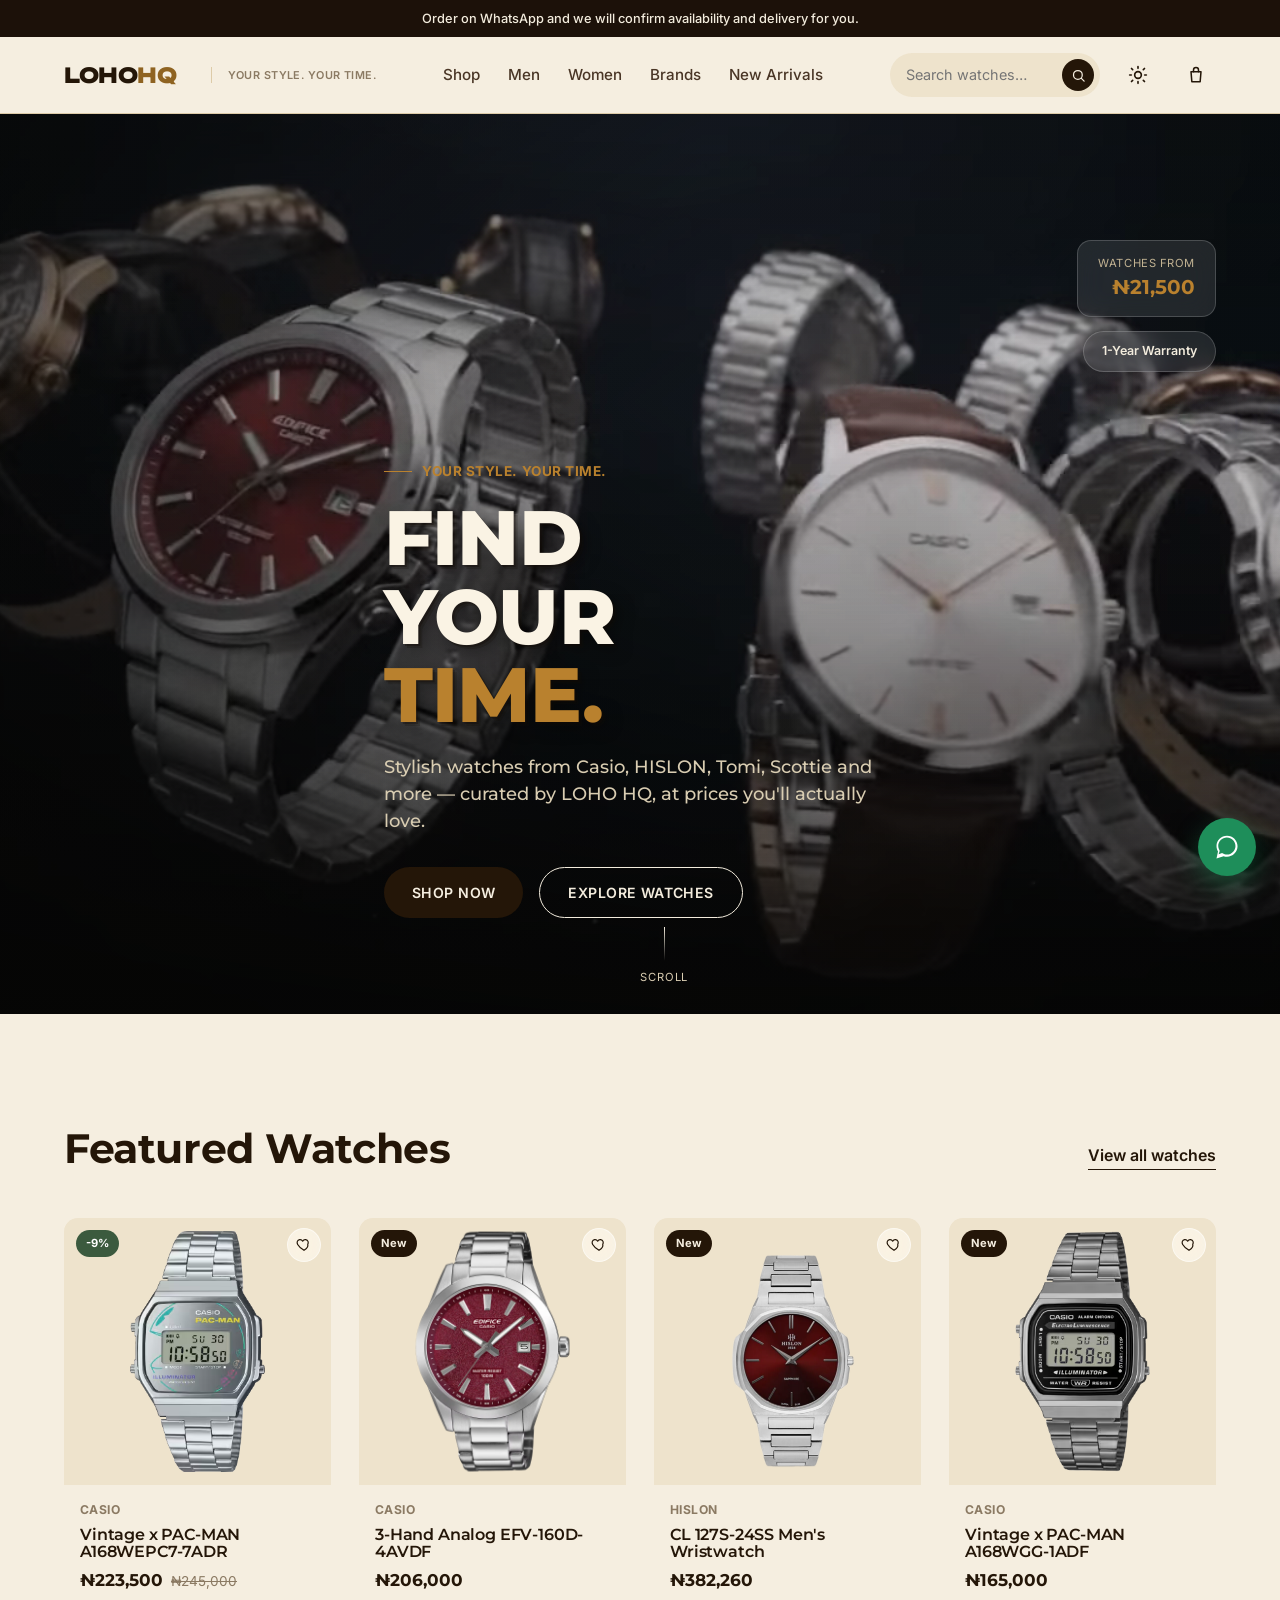
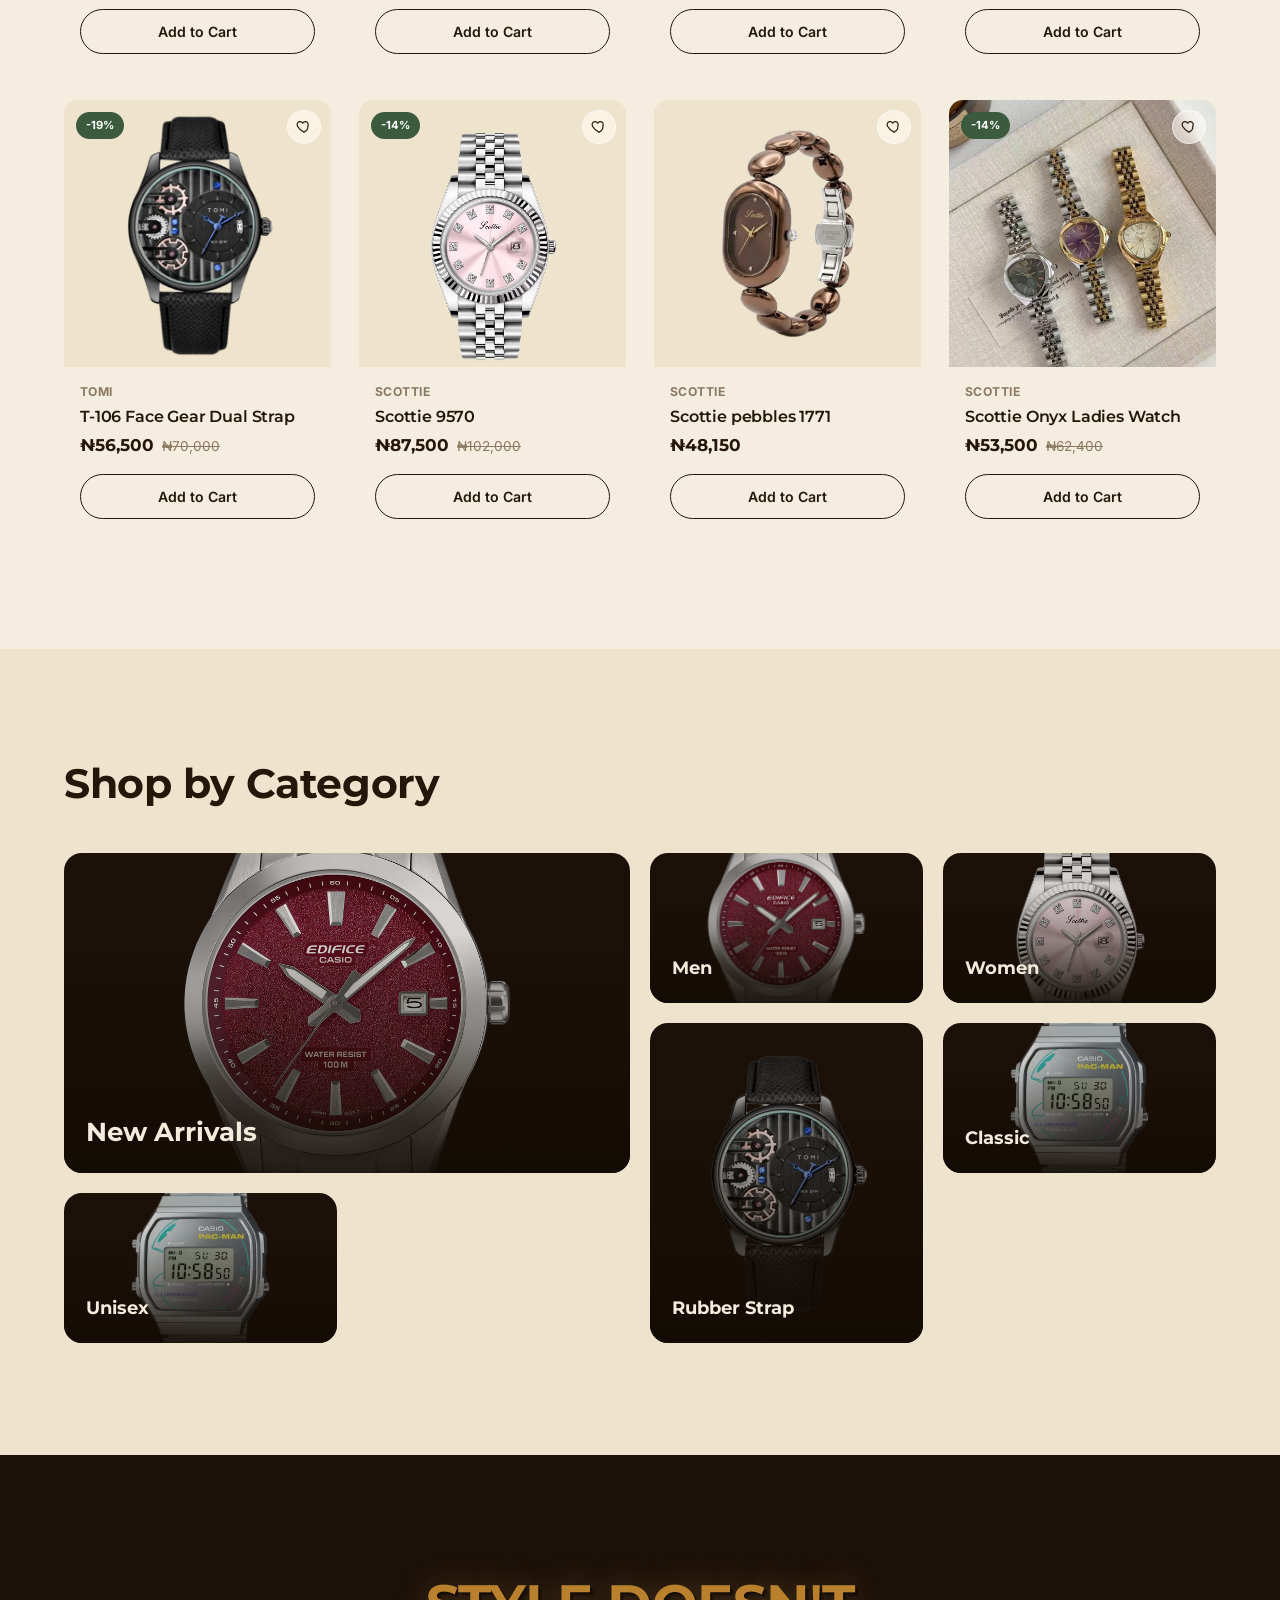
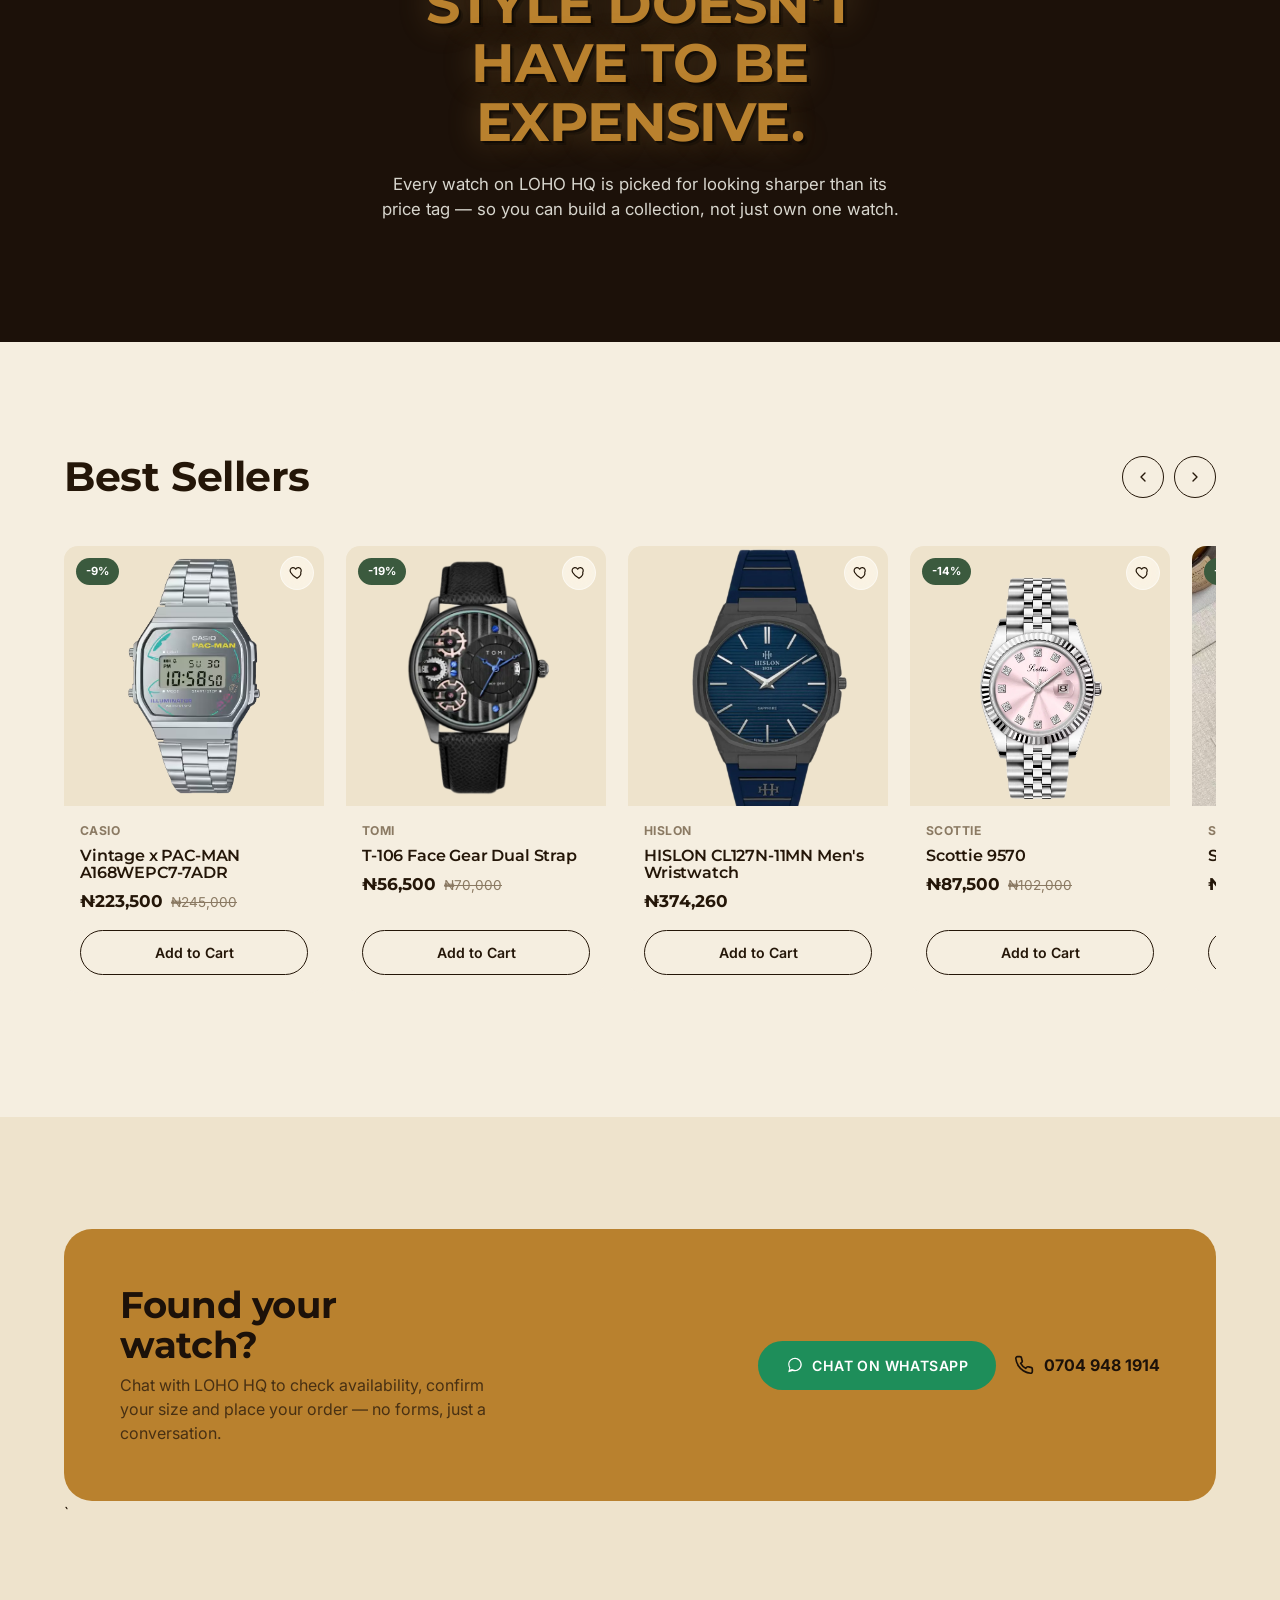
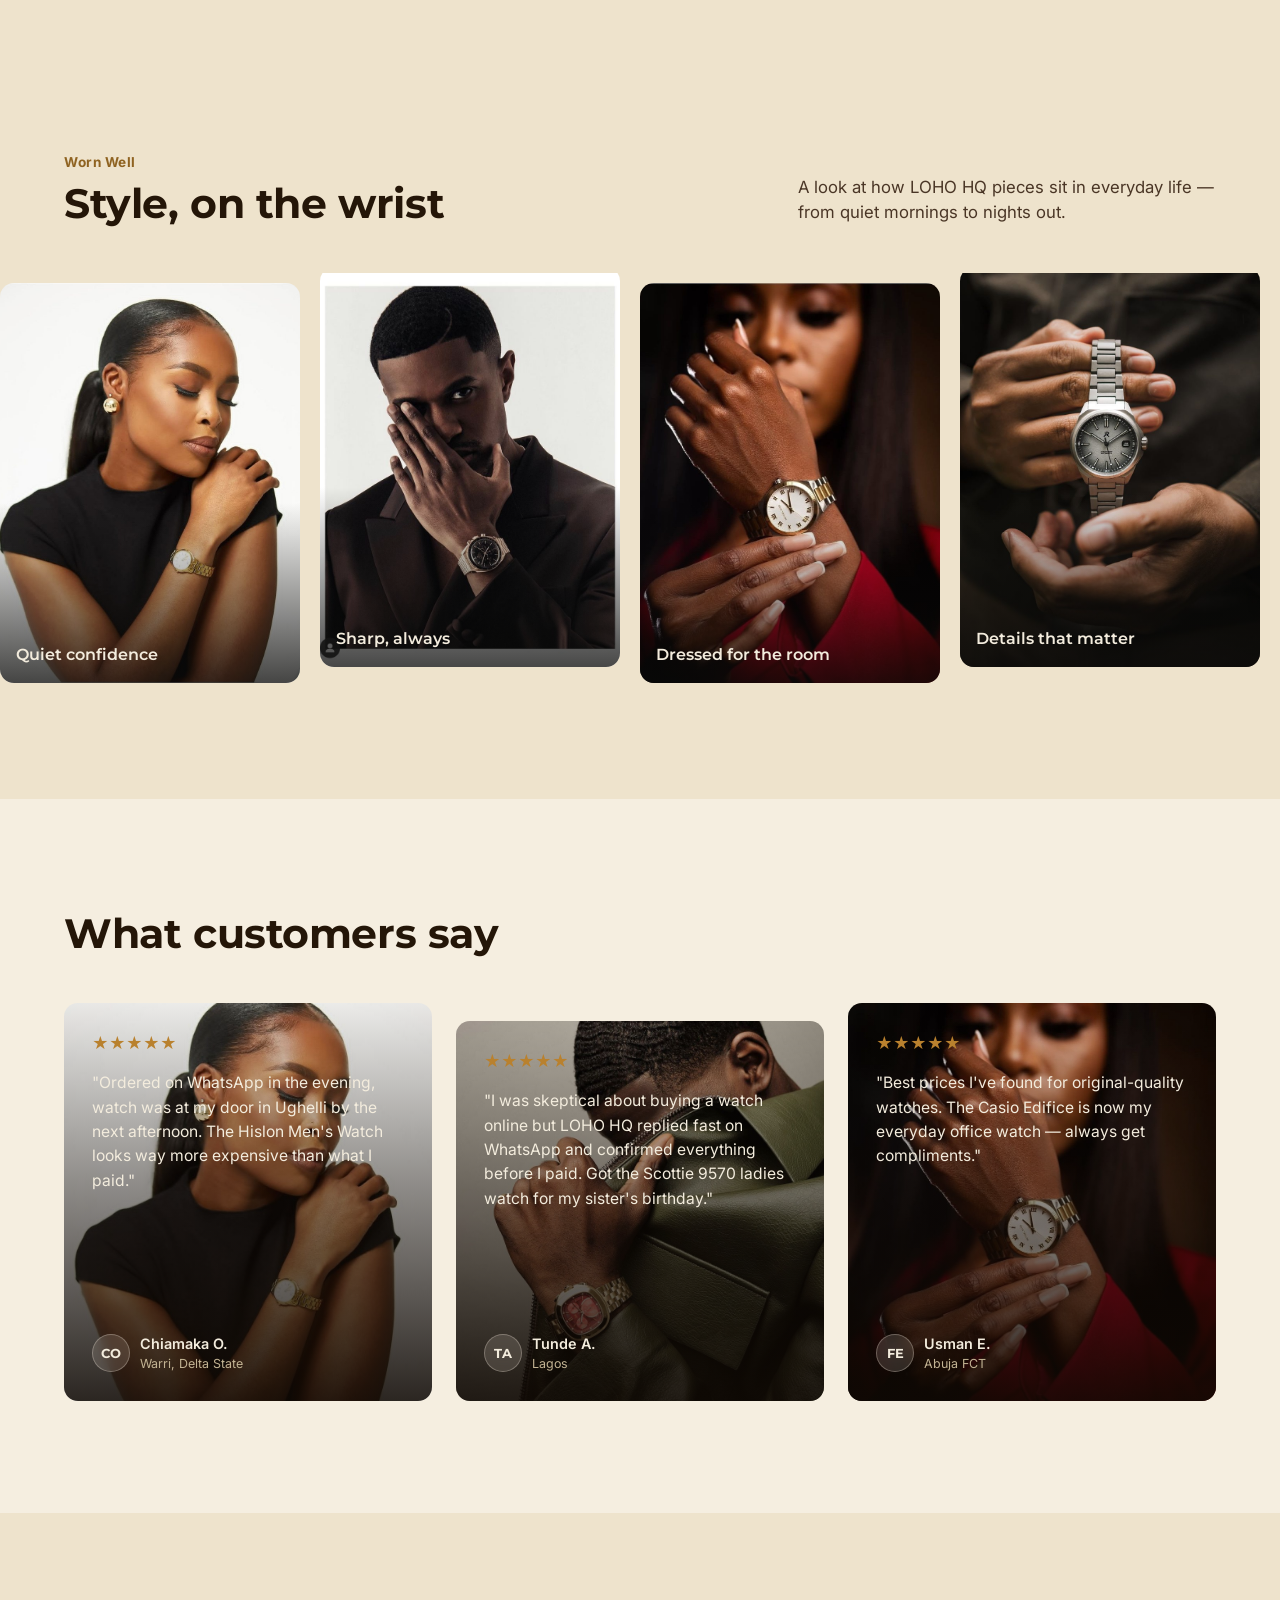
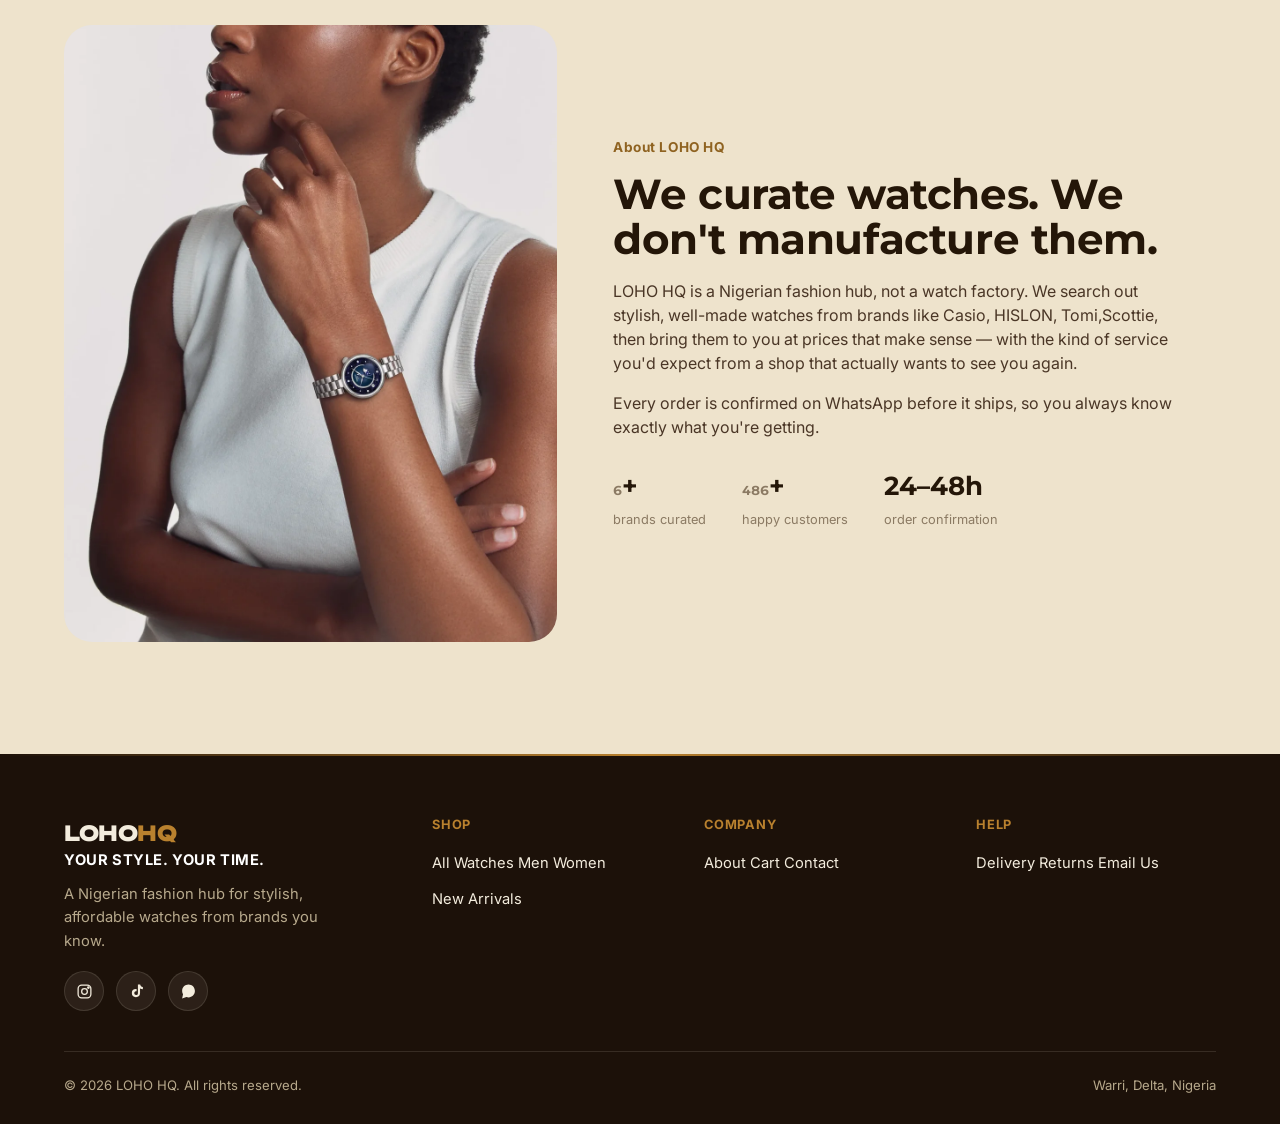
<file: index.html>
<!DOCTYPE html>
<html lang="en">
<head>
<meta charset="UTF-8">
<script>(function(){try{if(localStorage.getItem("loho_theme")==="dark")document.documentElement.setAttribute("data-theme","dark");}catch(e){}})();</script>
<meta name="viewport" content="width=device-width, initial-scale=1">
<title>LOHO HQ — Your Style. Your Time.</title>
<meta name="description" content="LOHO HQ is a Nigerian fashion hub selling stylish, affordable watches from Casio, HISLON, Tomi,Scottie and more. Shop online or order on WhatsApp.">
<link rel="stylesheet" href="css/style.css">
</head>
<body>

<div class="announce" data-cfg="brand.announcement"></div>

<header class="site-header">
  <div class="wrap header-inner">
    <a href="index.html" class="logo">LOHO<span>HQ</span></a>
    <span class="logo-strap" data-cfg="brand.tagline"></span>

    <nav class="main-nav" id="mainNav">
      <a href="shop.html" data-page="shop.html">Shop</a>
      <a href="shop.html?gender=men" data-page="shop.html">Men</a>
      <a href="shop.html?gender=women" data-page="shop.html">Women</a>
      <a href="shop.html#brands" data-page="shop.html">Brands</a>
      <a href="shop.html?tag=new" data-page="shop.html">New Arrivals</a>
    </nav>

    <div class="header-actions">
      <form class="search-form" role="search">
        <input type="search" placeholder="Search watches…" aria-label="Search watches">
        <button type="submit" aria-label="Search">
          <svg viewBox="0 0 24 24" fill="none" stroke="currentColor" stroke-width="2" stroke-linecap="round"><circle cx="11" cy="11" r="7"/><line x1="21" y1="21" x2="16.65" y2="16.65"/></svg>
        </button>
      </form>
      <button class="icon-btn theme-toggle" id="themeToggle" aria-label="Toggle dark mode">
        <svg class="icon-sun" viewBox="0 0 24 24" fill="none" stroke="currentColor" stroke-width="2" stroke-linecap="round" stroke-linejoin="round"><circle cx="12" cy="12" r="4"/><line x1="12" y1="2" x2="12" y2="4"/><line x1="12" y1="20" x2="12" y2="22"/><line x1="4.2" y1="4.2" x2="5.6" y2="5.6"/><line x1="18.4" y1="18.4" x2="19.8" y2="19.8"/><line x1="2" y1="12" x2="4" y2="12"/><line x1="20" y1="12" x2="22" y2="12"/><line x1="4.2" y1="19.8" x2="5.6" y2="18.4"/><line x1="18.4" y1="5.6" x2="19.8" y2="4.2"/></svg>
        <svg class="icon-moon" viewBox="0 0 24 24" fill="none" stroke="currentColor" stroke-width="2" stroke-linecap="round" stroke-linejoin="round"><path d="M21 12.8A9 9 0 1 1 11.2 3a7 7 0 0 0 9.8 9.8z"/></svg>
      </button>
      <a href="cart.html" class="icon-btn" aria-label="Cart">
        <svg viewBox="0 0 24 24" fill="none" stroke="currentColor" stroke-width="1.8" stroke-linecap="round" stroke-linejoin="round"><path d="M6 8h12l-1 12H7L6 8z"/><path d="M9 8V6a3 3 0 0 1 6 0v2"/></svg>
        <span class="cart-count" style="display:none;">0</span>
      </a>
      <button class="nav-toggle" id="navToggle" aria-label="Menu" aria-expanded="false">
        <svg viewBox="0 0 24 24" fill="none" stroke="currentColor" stroke-width="2" stroke-linecap="round"><line x1="3" y1="6" x2="21" y2="6"/><line x1="3" y1="12" x2="21" y2="12"/><line x1="3" y1="18" x2="21" y2="18"/></svg>
      </button>
    </div>
  </div>
</header>

<main>

  <!-- HERO -->
  <section class="hero hero--cinematic" id="cinematicHero">
    <div class="hero-media" id="heroMedia">
      <video class="hero-video" autoplay muted loop playsinline poster="images/hero/hero-poster.jpg">
        <source src="images/hero/hero-watches.webm" type="video/webm">
        <source src="images/hero/hero-watches.mp4" type="video/mp4">
      </video>
      <div class="hero-scrim"></div>
    </div>

    <div class="hero-glass-row">
      <div class="glass-chip">
        <span class="from">Watches from</span>
        <span class="amt" id="heroFromPrice">₦30,500</span>
      </div>
      <div class="glass-chip badge">1-Year Warranty</div>
    </div>

    <div class="wrap hero-cinematic-content">
      <span class="eyebrow" data-cfg="brand.tagline"></span>
      <h1>Find<br>Your<br><em>Time.</em></h1>
      <p>Stylish watches from Casio, HISLON, Tomi, Scottie and more — curated by LOHO HQ, at prices you'll actually love.</p>
      <div class="hero-actions">
        <a href="shop.html" class="btn btn-primary magnetic">Shop Now</a>
        <a href="shop.html" class="btn btn-outline magnetic">Explore Watches</a>
      </div>
    </div>

    <div class="hero-scrollcue"><span class="line"></span>Scroll</div>
  </section>

  <!-- FEATURED WATCHES -->
  <section class="section">
    <div class="wrap">
      <div class="section-head reveal">
        <h2>Featured Watches</h2>
        <a href="shop.html" class="link-arrow">View all watches</a>
      </div>
      <div class="product-grid reveal-stagger" id="featuredGrid"></div>
    </div>
  </section>

  <!-- SHOP BY CATEGORY -->
  <section class="section bg-sand" id="brands">
    <div class="wrap">
      <div class="section-head reveal">
        <h2>Shop by Category</h2>
      </div>
      <div class="cat-bento reveal-stagger" id="categoryBento"></div>
    </div>
  </section>

  <!-- PROMO -->
  <section class="bg-ink">
    <div class="wrap promo reveal">
      <h2>Style doesn't have to be expensive.</h2>
      <p>Every watch on LOHO HQ is picked for looking sharper than its price tag — so you can build a collection, not just own one watch.</p>
    </div>
  </section>

  <!-- BEST SELLERS -->
  <section class="section">
    <div class="wrap">
      <div class="section-head">
        <h2 class="reveal" style="display:inline-block;">Best Sellers</h2>
        <div class="carousel-controls">
          <button id="carouselPrev" aria-label="Scroll left"><svg viewBox="0 0 24 24" fill="none" stroke="currentColor" stroke-width="2" stroke-linecap="round" stroke-linejoin="round"><polyline points="15 18 9 12 15 6"/></svg></button>
          <button id="carouselNext" aria-label="Scroll right"><svg viewBox="0 0 24 24" fill="none" stroke="currentColor" stroke-width="2" stroke-linecap="round" stroke-linejoin="round"><polyline points="9 18 15 12 9 6"/></svg></button>
        </div>
      </div>
      <div class="carousel reveal-stagger" id="bestsellerCarousel"></div>
    </div>
  </section>

  <!-- WHATSAPP CTA -->
  <section class="section bg-sand">
    <div class="wrap">
      <div class="wa-band reveal">
        <div>
          <h2>Found your watch?</h2>
          <p>Chat with LOHO HQ to check availability, confirm your size and place your order — no forms, just a conversation.</p>
        </div>
        <div class="wa-band-actions">
          <a class="btn btn-wa magnetic" data-cfg-href="whatsapp" target="_blank" rel="noopener">
            <svg viewBox="0 0 32 32" fill="currentColor" width="18" height="18"><path d="M16.03 3C9.4 3 4 8.34 4 14.9c0 2.27.63 4.4 1.72 6.23L4 29l8.1-2.54a12.9 12.9 0 0 0 3.93.6c6.63 0 12.03-5.34 12.03-11.9C28.06 8.34 22.66 3 16.03 3zm0 21.7c-1.9 0-3.68-.55-5.18-1.5l-.37-.22-4.06 1.27 1.3-3.9-.24-.4a9.63 9.63 0 0 1-1.5-5.05c0-5.33 4.4-9.65 9.85-9.65 5.44 0 9.85 4.32 9.85 9.65 0 5.33-4.4 9.8-9.65 9.8z"/></svg>
            Chat on WhatsApp
          </a>
          <a class="phone-line" data-cfg-href="tel">
            <svg viewBox="0 0 24 24" fill="none" stroke="currentColor" stroke-width="2" stroke-linecap="round" stroke-linejoin="round"><path d="M22 16.9v3a2 2 0 0 1-2.2 2 19.8 19.8 0 0 1-8.6-3 19.5 19.5 0 0 1-6-6 19.8 19.8 0 0 1-3-8.7A2 2 0 0 1 4.1 2h3a2 2 0 0 1 2 1.7c.1 1 .3 2 .7 3a2 2 0 0 1-.5 2.1L8 10a16 16 0 0 0 6 6l1.2-1.3a2 2 0 0 1 2.1-.5c1 .4 2 .6 3 .7a2 2 0 0 1 1.7 2z"/></svg>
            <span data-cfg="contact.phoneDisplay"></span>
          </a>
        </div>
      </div>`
    </div>
  </section>

  <!-- LIFESTYLE / WORN WELL -->
  <section class="section bg-sand" id="lifestyle">
    <div class="wrap">
      <div class="section-head reveal">
        <div>
          <span class="eyebrow">Worn Well</span>
          <h2 style="margin-top:8px;">Style, on the wrist</h2>
        </div>
        <p class="lede" style="max-width:38ch;">A look at how LOHO HQ pieces sit in everyday life — from quiet mornings to nights out.</p>
      </div>
      <div class="lifestyle-gallery reveal" id="lifestyleGallery">
        <div class="lifestyle-card"><img src="images/lifestyle/lifestyle-06.jpg" alt="Woman wearing a gold watch" loading="lazy"><div class="scrim"></div><div class="cap">Quiet confidence</div></div>
        <div class="lifestyle-card"><img src="images/lifestyle/lifestyle-07.jpg" alt="Man wearing a rose gold chronograph" loading="lazy"><div class="scrim"></div><div class="cap">Sharp, always</div></div>
        <div class="lifestyle-card"><img src="images/lifestyle/lifestyle-03.jpg" alt="Woman adjusting a gold watch" loading="lazy"><div class="scrim"></div><div class="cap">Dressed for the room</div></div>
        <div class="lifestyle-card"><img src="images/lifestyle/lifestyle-04.jpg" alt="Man holding a steel watch" loading="lazy"><div class="scrim"></div><div class="cap">Details that matter</div></div>
        <div class="lifestyle-card"><img src="images/lifestyle/lifestyle-01.jpg" alt="Woman wearing a gold watch and jewelry" loading="lazy"><div class="scrim"></div><div class="cap">Everyday gold</div></div>
        <div class="lifestyle-card"><img src="images/lifestyle/lifestyle-02.jpg" alt="Hands with a green-dial watch" loading="lazy"><div class="scrim"></div><div class="cap">Moments worth timing</div></div>
        <div class="lifestyle-card"><img src="images/lifestyle/lifestyle-05.jpg" alt="Man wearing a gold chronograph with a leather jacket" loading="lazy"><div class="scrim"></div><div class="cap">Off-duty, still sharp</div></div>
      </div>
    </div>
  </section>

  <!-- TESTIMONIALS -->
  <section class="section">
    <div class="wrap">
      <div class="section-head reveal"><h2>What customers say</h2></div>
      <div class="testi-wrap reveal-stagger">
        <div class="testi" style="background-image:url('images/lifestyle/lifestyle-06.jpg')">
          <div class="testi-scrim"></div>
          <div class="stars">★★★★★</div>
          <p>"Ordered on WhatsApp in the evening, watch was at my door in Ughelli by the next afternoon. The Hislon Men's Watch looks way more expensive than what I paid."</p>
          <div class="testi-author"><div class="avatar">CO</div><div><div class="who">Chiamaka O.</div><div class="loc">Warri, Delta State</div></div></div>
        </div>
        <div class="testi" style="background-image:url('images/lifestyle/lifestyle-05.jpg')">
          <div class="testi-scrim"></div>
          <div class="stars">★★★★★</div>
          <p>"I was skeptical about buying a watch online but LOHO HQ replied fast on WhatsApp and confirmed everything before I paid. Got the Scottie 9570 ladies watch for my sister's birthday."</p>
          <div class="testi-author"><div class="avatar">TA</div><div><div class="who">Tunde A.</div><div class="loc">Lagos</div></div></div>
        </div>
        <div class="testi" style="background-image:url('images/lifestyle/lifestyle-03.jpg')">
          <div class="testi-scrim"></div>
          <div class="stars">★★★★★</div>
          <p>"Best prices I've found for original-quality watches. The Casio Edifice is now my everyday office watch — always get compliments."</p>
          <div class="testi-author"><div class="avatar">FE</div><div><div class="who">Usman E.</div><div class="loc">Abuja FCT</div></div></div>
        </div>
      </div>
    </div>
  </section>

  <!-- ABOUT -->
  <section class="section bg-sand" id="about">
    <div class="wrap about-grid reveal">
      <div class="about-visual" id="aboutArt"></div>
      <div class="about-copy">
        <span class="eyebrow">About LOHO HQ</span>
        <h2>We curate watches. We don't manufacture them.</h2>
        <p>LOHO HQ is a Nigerian fashion hub, not a watch factory. We search out stylish, well-made watches from brands like Casio, HISLON, Tomi,Scottie, then bring them to you at prices that make sense — with the kind of service you'd expect from a shop that actually wants to see you again.</p>
        <p>Every order is confirmed on WhatsApp before it ships, so you always know exactly what you're getting.</p>
        <div class="about-stats">
          <div><strong><span class="stat-num" data-target="6">0</span>+</strong><span>brands curated</span></div>
          <div><strong><span class="stat-num" data-target="500">0</span>+</strong><span>happy customers</span></div>
          <div><strong>24–48h</strong><span>order confirmation</span></div>
        </div>
      </div>
    </div>
  </section>

</main>

<footer class="site-footer">
  <div class="wrap">
    <div class="footer-grid">
      <div class="footer-brand">
        <a href="index.html" class="logo">LOHO<span style="color:var(--gold)">HQ</span></a>
        <p data-cfg="brand.tagline" style="text-transform:uppercase; font-weight:700; letter-spacing:.04em; color:#fff; margin-bottom:10px;"></p>
        <p>A Nigerian fashion hub for stylish, affordable watches from brands you know.</p>
        <div class="social-row">
          <a data-cfg-href="instagram" target="_blank" rel="noopener" aria-label="Instagram"><svg viewBox="0 0 24 24" fill="none" stroke="currentColor" stroke-width="1.8"><rect x="3" y="3" width="18" height="18" rx="5"/><circle cx="12" cy="12" r="4"/><circle cx="17.5" cy="6.5" r="1"/></svg></a>
          <a data-cfg-href="tiktok" target="_blank" rel="noopener" aria-label="TikTok"><svg viewBox="0 0 24 24" fill="currentColor"><path d="M14 2h3.2c.2 1.7 1.3 3.2 3.8 3.5v3.2c-1.5 0-2.9-.4-4-1.1v6.6a5.8 5.8 0 1 1-5.8-5.8c.3 0 .6 0 .9.1v3.3a2.6 2.6 0 1 0 1.9 2.5V2z"/></svg></a>
          <a data-cfg-href="whatsapp" target="_blank" rel="noopener" aria-label="WhatsApp"><svg viewBox="0 0 32 32" fill="currentColor"><path d="M16.03 3C9.4 3 4 8.34 4 14.9c0 2.27.63 4.4 1.72 6.23L4 29l8.1-2.54a12.9 12.9 0 0 0 3.93.6c6.63 0 12.03-5.34 12.03-11.9C28.06 8.34 22.66 3 16.03 3z"/></svg></a>
        </div>
      </div>
      <div class="footer-col">
        <h4>Shop</h4>
        <a href="shop.html">All Watches</a>
        <a href="shop.html?gender=men">Men</a>
        <a href="shop.html?gender=women">Women</a>
        <a href="shop.html?tag=new">New Arrivals</a>
      </div>
      <div class="footer-col">
        <h4>Company</h4>
        <a href="index.html#about">About</a>
        <a href="cart.html">Cart</a>
        <a data-cfg-href="whatsapp" target="_blank" rel="noopener">Contact</a>
      </div>
      <div class="footer-col">
        <h4>Help</h4>
        <a data-cfg-href="whatsapp" target="_blank" rel="noopener">Delivery</a>
        <a data-cfg-href="whatsapp" target="_blank" rel="noopener">Returns</a>
        <a data-cfg-href="email">Email Us</a>
      </div>
    </div>
    <div class="footer-bottom">
      <span>© <span data-cfg-year></span> LOHO HQ. All rights reserved.</span>
      <span data-cfg="contact.address"></span>
    </div>
  </div>
</footer>

<a class="wa-float" data-cfg-href="whatsapp" target="_blank" rel="noopener" aria-label="Chat with LOHO HQ on WhatsApp">
  <svg viewBox="0 0 32 32" fill="currentColor"><path d="M16.03 3C9.4 3 4 8.34 4 14.9c0 2.27.63 4.4 1.72 6.23L4 29l8.1-2.54a12.9 12.9 0 0 0 3.93.6c6.63 0 12.03-5.34 12.03-11.9C28.06 8.34 22.66 3 16.03 3zm0 21.7c-1.9 0-3.68-.55-5.18-1.5l-.37-.22-4.06 1.27 1.3-3.9-.24-.4a9.63 9.63 0 0 1-1.5-5.05c0-5.33 4.4-9.65 9.85-9.65 5.44 0 9.85 4.32 9.85 9.65 0 5.33-4.4 9.8-9.65 9.8z"/></svg>
</a>

<script src="js/config.js"></script>
<script src="js/products.js"></script>
<script src="js/watch-art.js"></script>
<script src="js/cart.js"></script>
<script src="js/main.js"></script>
<script src="js/home.js"></script>
</body>
</html>
</file>
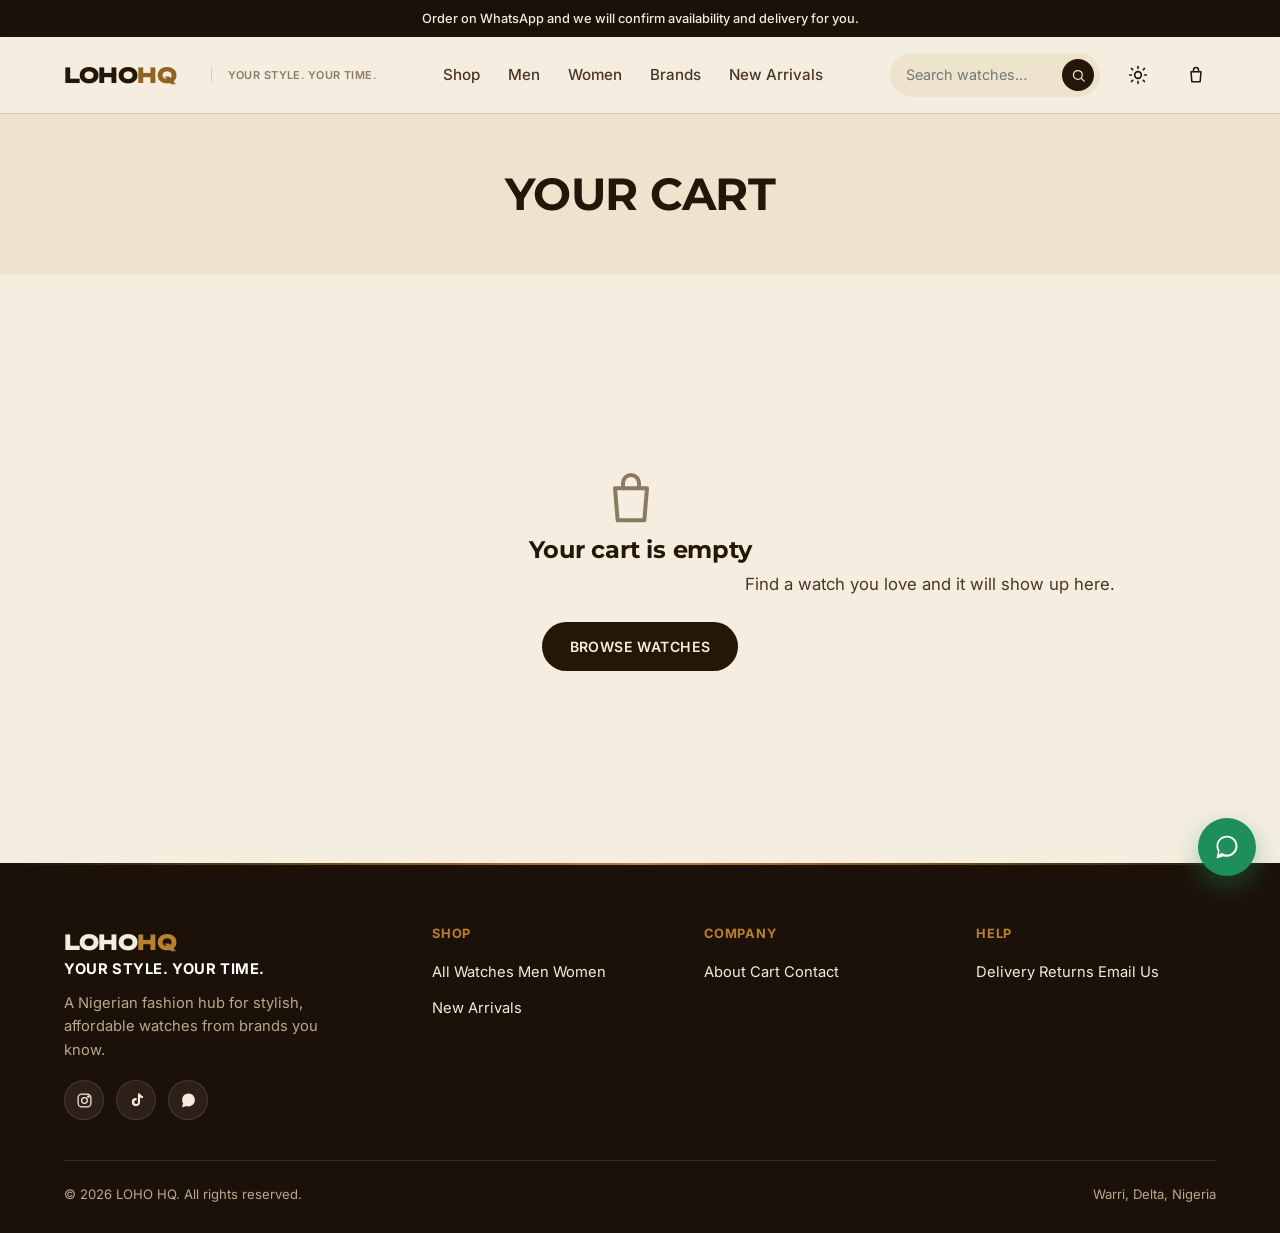
<file: cart.html>
<!DOCTYPE html>
<html lang="en">
<head>
<meta charset="UTF-8">
<script>(function(){try{if(localStorage.getItem("loho_theme")==="dark")document.documentElement.setAttribute("data-theme","dark");}catch(e){}})();</script>
<meta name="viewport" content="width=device-width, initial-scale=1">
<title>Your Cart — LOHO HQ</title>
<link rel="stylesheet" href="css/style.css">
</head>
<body>

<div class="announce" data-cfg="brand.announcement"></div>

<header class="site-header">
  <div class="wrap header-inner">
    <a href="index.html" class="logo">LOHO<span>HQ</span></a>
    <span class="logo-strap" data-cfg="brand.tagline"></span>
    <nav class="main-nav" id="mainNav">
      <a href="shop.html">Shop</a>
      <a href="shop.html?gender=men">Men</a>
      <a href="shop.html?gender=women">Women</a>
      <a href="shop.html#brands">Brands</a>
      <a href="shop.html?tag=new">New Arrivals</a>
    </nav>
    <div class="header-actions">
      <form class="search-form" role="search">
        <input type="search" placeholder="Search watches…" aria-label="Search watches">
        <button type="submit" aria-label="Search"><svg viewBox="0 0 24 24" fill="none" stroke="currentColor" stroke-width="2" stroke-linecap="round"><circle cx="11" cy="11" r="7"/><line x1="21" y1="21" x2="16.65" y2="16.65"/></svg></button>
      </form>
      <button class="icon-btn theme-toggle" id="themeToggle" aria-label="Toggle dark mode">
        <svg class="icon-sun" viewBox="0 0 24 24" fill="none" stroke="currentColor" stroke-width="2" stroke-linecap="round" stroke-linejoin="round"><circle cx="12" cy="12" r="4"/><line x1="12" y1="2" x2="12" y2="4"/><line x1="12" y1="20" x2="12" y2="22"/><line x1="4.2" y1="4.2" x2="5.6" y2="5.6"/><line x1="18.4" y1="18.4" x2="19.8" y2="19.8"/><line x1="2" y1="12" x2="4" y2="12"/><line x1="20" y1="12" x2="22" y2="12"/><line x1="4.2" y1="19.8" x2="5.6" y2="18.4"/><line x1="18.4" y1="5.6" x2="19.8" y2="4.2"/></svg>
        <svg class="icon-moon" viewBox="0 0 24 24" fill="none" stroke="currentColor" stroke-width="2" stroke-linecap="round" stroke-linejoin="round"><path d="M21 12.8A9 9 0 1 1 11.2 3a7 7 0 0 0 9.8 9.8z"/></svg>
      </button>
      <a href="cart.html" class="icon-btn" aria-label="Cart">
        <svg viewBox="0 0 24 24" fill="none" stroke="currentColor" stroke-width="1.8" stroke-linecap="round" stroke-linejoin="round"><path d="M6 8h12l-1 12H7L6 8z"/><path d="M9 8V6a3 3 0 0 1 6 0v2"/></svg>
        <span class="cart-count" style="display:none;">0</span>
      </a>
      <button class="nav-toggle" id="navToggle" aria-label="Menu" aria-expanded="false">
        <svg viewBox="0 0 24 24" fill="none" stroke="currentColor" stroke-width="2" stroke-linecap="round"><line x1="3" y1="6" x2="21" y2="6"/><line x1="3" y1="12" x2="21" y2="12"/><line x1="3" y1="18" x2="21" y2="18"/></svg>
      </button>
    </div>
  </div>
</header>

<main>
  <div class="page-hero">
    <div class="wrap"><h1>Your Cart</h1></div>
  </div>

  <section class="section">
    <div class="wrap">
      <div id="cartContent" class="reveal in-view">
        <!-- filled by cart-page.js -->
      </div>
    </div>
  </section>
</main>

<footer class="site-footer">
  <div class="wrap">
    <div class="footer-grid">
      <div class="footer-brand">
        <a href="index.html" class="logo">LOHO<span style="color:var(--gold)">HQ</span></a>
        <p data-cfg="brand.tagline" style="text-transform:uppercase; font-weight:700; letter-spacing:.04em; color:#fff; margin-bottom:10px;"></p>
        <p>A Nigerian fashion hub for stylish, affordable watches from brands you know.</p>
        <div class="social-row">
          <a data-cfg-href="instagram" target="_blank" rel="noopener" aria-label="Instagram"><svg viewBox="0 0 24 24" fill="none" stroke="currentColor" stroke-width="1.8"><rect x="3" y="3" width="18" height="18" rx="5"/><circle cx="12" cy="12" r="4"/><circle cx="17.5" cy="6.5" r="1"/></svg></a>
          <a data-cfg-href="tiktok" target="_blank" rel="noopener" aria-label="TikTok"><svg viewBox="0 0 24 24" fill="currentColor"><path d="M14 2h3.2c.2 1.7 1.3 3.2 3.8 3.5v3.2c-1.5 0-2.9-.4-4-1.1v6.6a5.8 5.8 0 1 1-5.8-5.8c.3 0 .6 0 .9.1v3.3a2.6 2.6 0 1 0 1.9 2.5V2z"/></svg></a>
          <a data-cfg-href="whatsapp" target="_blank" rel="noopener" aria-label="WhatsApp"><svg viewBox="0 0 32 32" fill="currentColor"><path d="M16.03 3C9.4 3 4 8.34 4 14.9c0 2.27.63 4.4 1.72 6.23L4 29l8.1-2.54a12.9 12.9 0 0 0 3.93.6c6.63 0 12.03-5.34 12.03-11.9C28.06 8.34 22.66 3 16.03 3z"/></svg></a>
        </div>
      </div>
      <div class="footer-col">
        <h4>Shop</h4>
        <a href="shop.html">All Watches</a>
        <a href="shop.html?gender=men">Men</a>
        <a href="shop.html?gender=women">Women</a>
        <a href="shop.html?tag=new">New Arrivals</a>
      </div>
      <div class="footer-col">
        <h4>Company</h4>
        <a href="index.html#about">About</a>
        <a href="cart.html">Cart</a>
        <a data-cfg-href="whatsapp" target="_blank" rel="noopener">Contact</a>
      </div>
      <div class="footer-col">
        <h4>Help</h4>
        <a data-cfg-href="whatsapp" target="_blank" rel="noopener">Delivery</a>
        <a data-cfg-href="whatsapp" target="_blank" rel="noopener">Returns</a>
        <a data-cfg-href="email">Email Us</a>
      </div>
    </div>
    <div class="footer-bottom">
      <span>© <span data-cfg-year></span> LOHO HQ. All rights reserved.</span>
      <span data-cfg="contact.address"></span>
    </div>
  </div>
</footer>

<a class="wa-float" data-cfg-href="whatsapp" target="_blank" rel="noopener" aria-label="Chat with LOHO HQ on WhatsApp">
  <svg viewBox="0 0 32 32" fill="currentColor"><path d="M16.03 3C9.4 3 4 8.34 4 14.9c0 2.27.63 4.4 1.72 6.23L4 29l8.1-2.54a12.9 12.9 0 0 0 3.93.6c6.63 0 12.03-5.34 12.03-11.9C28.06 8.34 22.66 3 16.03 3zm0 21.7c-1.9 0-3.68-.55-5.18-1.5l-.37-.22-4.06 1.27 1.3-3.9-.24-.4a9.63 9.63 0 0 1-1.5-5.05c0-5.33 4.4-9.65 9.85-9.65 5.44 0 9.85 4.32 9.85 9.65 0 5.33-4.4 9.8-9.65 9.8z"/></svg>
</a>

<script src="js/config.js"></script>
<script src="js/products.js"></script>
<script src="js/watch-art.js"></script>
<script src="js/cart.js"></script>
<script src="js/main.js"></script>
<script src="js/cart-page.js"></script>
</body>
</html>
</file>
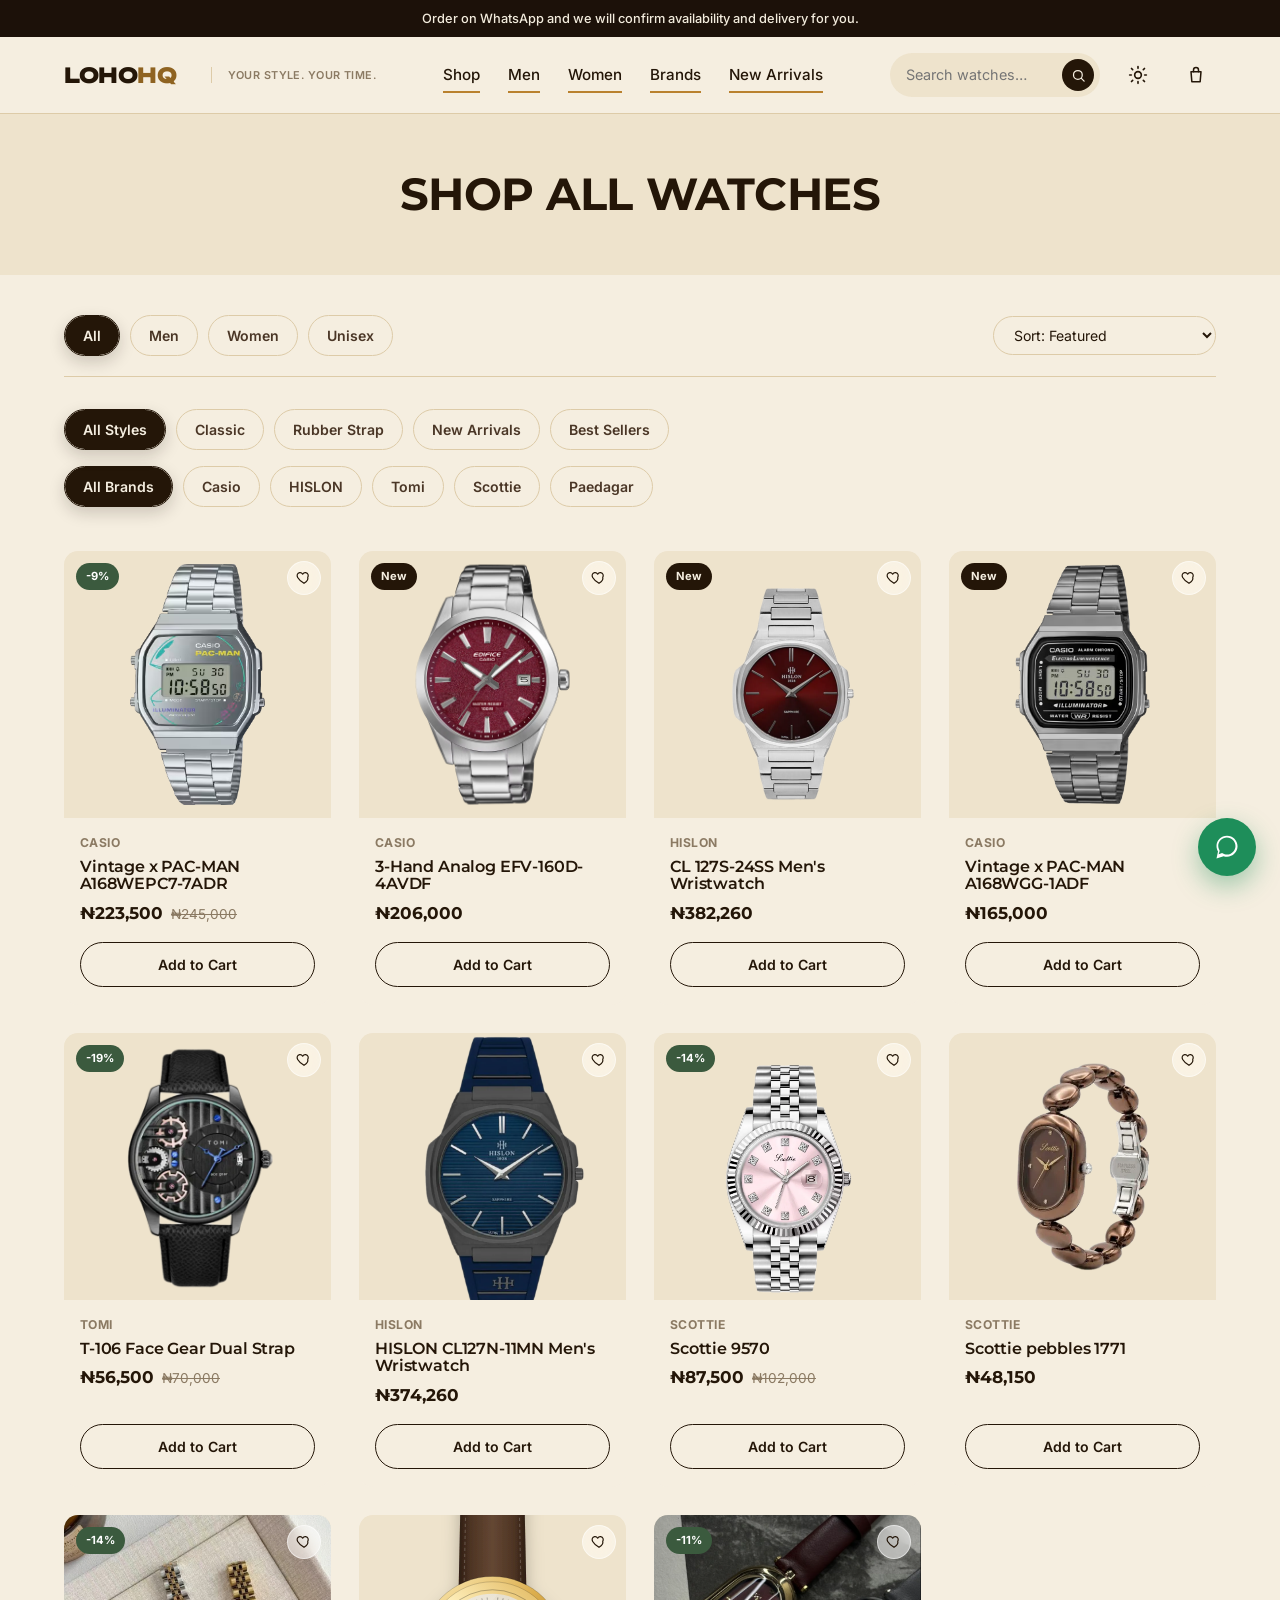
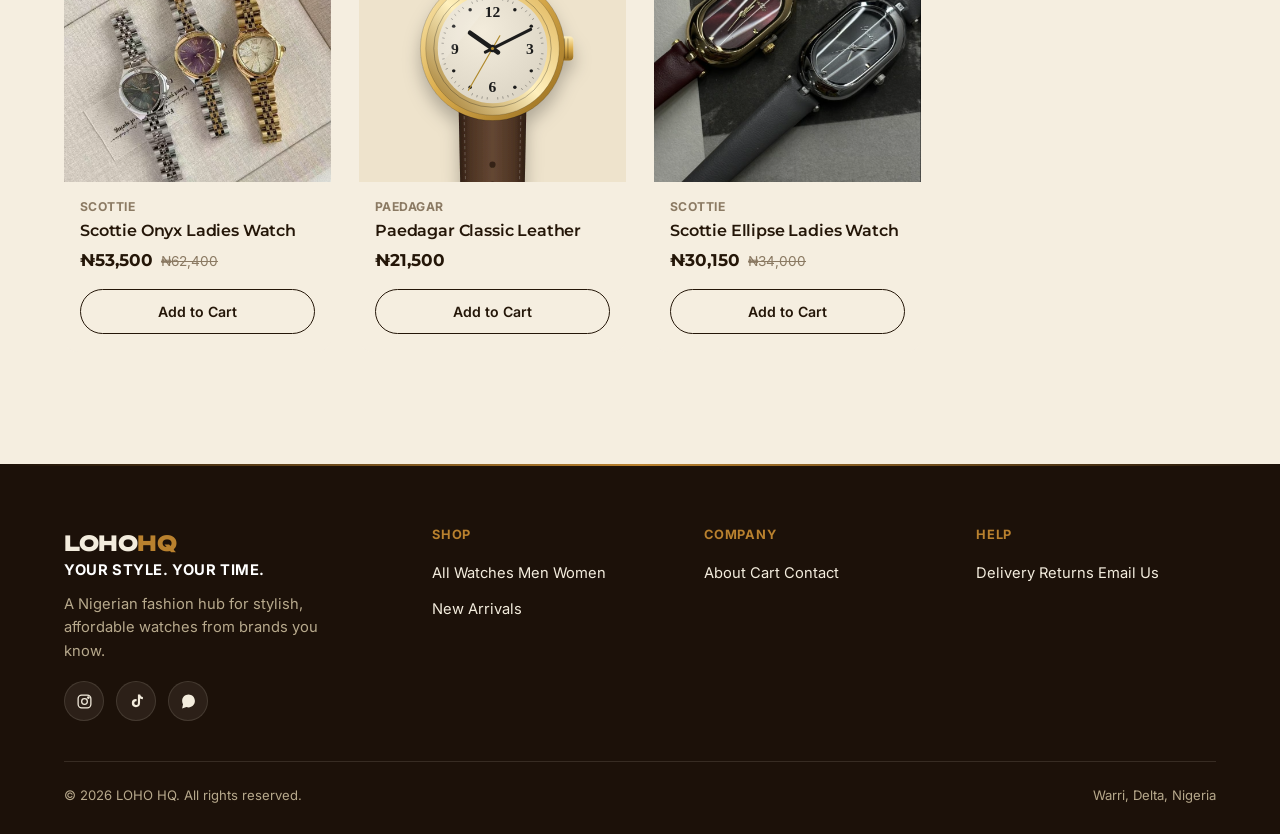
<file: product.html>
<!DOCTYPE html>
<html lang="en">
<head>
<meta charset="UTF-8">
<script>(function(){try{if(localStorage.getItem("loho_theme")==="dark")document.documentElement.setAttribute("data-theme","dark");}catch(e){}})();</script>
<meta name="viewport" content="width=device-width, initial-scale=1">
<title>Watch — LOHO HQ</title>
<link rel="stylesheet" href="css/style.css">
</head>
<body>

<div class="announce" data-cfg="brand.announcement"></div>

<header class="site-header">
  <div class="wrap header-inner">
    <a href="index.html" class="logo">LOHO<span>HQ</span></a>
    <span class="logo-strap" data-cfg="brand.tagline"></span>
    <nav class="main-nav" id="mainNav">
      <a href="shop.html">Shop</a>
      <a href="shop.html?gender=men">Men</a>
      <a href="shop.html?gender=women">Women</a>
      <a href="shop.html#brands">Brands</a>
      <a href="shop.html?tag=new">New Arrivals</a>
    </nav>
    <div class="header-actions">
      <form class="search-form" role="search">
        <input type="search" placeholder="Search watches…" aria-label="Search watches">
        <button type="submit" aria-label="Search"><svg viewBox="0 0 24 24" fill="none" stroke="currentColor" stroke-width="2" stroke-linecap="round"><circle cx="11" cy="11" r="7"/><line x1="21" y1="21" x2="16.65" y2="16.65"/></svg></button>
      </form>
      <button class="icon-btn theme-toggle" id="themeToggle" aria-label="Toggle dark mode">
        <svg class="icon-sun" viewBox="0 0 24 24" fill="none" stroke="currentColor" stroke-width="2" stroke-linecap="round" stroke-linejoin="round"><circle cx="12" cy="12" r="4"/><line x1="12" y1="2" x2="12" y2="4"/><line x1="12" y1="20" x2="12" y2="22"/><line x1="4.2" y1="4.2" x2="5.6" y2="5.6"/><line x1="18.4" y1="18.4" x2="19.8" y2="19.8"/><line x1="2" y1="12" x2="4" y2="12"/><line x1="20" y1="12" x2="22" y2="12"/><line x1="4.2" y1="19.8" x2="5.6" y2="18.4"/><line x1="18.4" y1="5.6" x2="19.8" y2="4.2"/></svg>
        <svg class="icon-moon" viewBox="0 0 24 24" fill="none" stroke="currentColor" stroke-width="2" stroke-linecap="round" stroke-linejoin="round"><path d="M21 12.8A9 9 0 1 1 11.2 3a7 7 0 0 0 9.8 9.8z"/></svg>
      </button>
      <a href="cart.html" class="icon-btn" aria-label="Cart">
        <svg viewBox="0 0 24 24" fill="none" stroke="currentColor" stroke-width="1.8" stroke-linecap="round" stroke-linejoin="round"><path d="M6 8h12l-1 12H7L6 8z"/><path d="M9 8V6a3 3 0 0 1 6 0v2"/></svg>
        <span class="cart-count" style="display:none;">0</span>
      </a>
      <button class="nav-toggle" id="navToggle" aria-label="Menu" aria-expanded="false">
        <svg viewBox="0 0 24 24" fill="none" stroke="currentColor" stroke-width="2" stroke-linecap="round"><line x1="3" y1="6" x2="21" y2="6"/><line x1="3" y1="12" x2="21" y2="12"/><line x1="3" y1="18" x2="21" y2="18"/></svg>
      </button>
    </div>
  </div>
</header>

<main>
  <section class="section" style="padding-bottom:0;">
    <div class="wrap">
      <div class="breadcrumb" id="breadcrumb">
        <a href="index.html">Home</a> / <a href="shop.html">Shop</a> / <span id="crumbName"></span>
      </div>

      <div class="product-layout reveal in-view" id="productLayout">
        <!-- GALLERY -->
        <div class="pdp-gallery">
          <div class="gallery-main" id="galleryMain"></div>
          <div class="gallery-thumbs" id="galleryThumbs"></div>
        </div>

        <!-- INFO -->
        <div class="pdp-info">
          <span class="card-brand" id="pdpBrand"></span>
          <h1 id="pdpName"></h1>
          <div class="pdp-rating">
            <span class="stars" id="pdpStars"></span>
            <span id="pdpReviews"></span>
          </div>
          <div class="pdp-price" id="pdpPrice"></div>
          <p class="pdp-desc" id="pdpDesc"></p>

          <div class="variant-block" id="colorBlock" style="display:none;">
            <span class="variant-label">Colour: <span id="colorName"></span></span>
            <div class="swatches" id="colorSwatches"></div>
          </div>

          <div class="qty-row">
            <span class="variant-label" style="margin-bottom:0;">Quantity</span>
            <div class="qty-control">
              <button id="qtyMinus" aria-label="Decrease quantity">−</button>
              <span id="qtyValue">1</span>
              <button id="qtyPlus" aria-label="Increase quantity">+</button>
            </div>
            <span class="stock-note">In stock — ready to ship</span>
          </div>

          <div class="pdp-actions">
            <button class="btn btn-outline magnetic" id="addToCartBtn">Add to Cart</button>
            <button class="btn btn-primary magnetic" id="buyNowBtn">Order Now</button>
          </div>
          <a class="btn btn-wa btn-block magnetic" id="waOrderBtn" target="_blank" rel="noopener" style="margin-bottom:24px;">
            <svg viewBox="0 0 32 32" fill="currentColor" width="18" height="18"><path d="M16.03 3C9.4 3 4 8.34 4 14.9c0 2.27.63 4.4 1.72 6.23L4 29l8.1-2.54a12.9 12.9 0 0 0 3.93.6c6.63 0 12.03-5.34 12.03-11.9C28.06 8.34 22.66 3 16.03 3zm0 21.7c-1.9 0-3.68-.55-5.18-1.5l-.37-.22-4.06 1.27 1.3-3.9-.24-.4a9.63 9.63 0 0 1-1.5-5.05c0-5.33 4.4-9.65 9.85-9.65 5.44 0 9.85 4.32 9.85 9.65 0 5.33-4.4 9.8-9.65 9.8z"/></svg>
            Order via WhatsApp
          </a>

          <div class="trust-row">
            <span class="trust-item"><span class="trust-icon"><svg viewBox="0 0 24 24" fill="none" stroke="currentColor" stroke-width="2" stroke-linecap="round" stroke-linejoin="round"><path d="M12 2 4 5v6c0 5 3.4 9 8 11 4.6-2 8-6 8-11V5l-8-3z"/></svg></span> 1-year warranty</span>
            <span class="trust-item"><span class="trust-icon"><svg viewBox="0 0 24 24" fill="none" stroke="currentColor" stroke-width="2" stroke-linecap="round" stroke-linejoin="round"><rect x="1" y="6" width="14" height="11"/><path d="M15 9h4l3 3v5h-7z"/><circle cx="6" cy="19" r="2"/><circle cx="17.5" cy="19" r="2"/></svg></span> Nationwide delivery</span>
            <span class="trust-item"><span class="trust-icon"><svg viewBox="0 0 24 24" fill="none" stroke="currentColor" stroke-width="2" stroke-linecap="round" stroke-linejoin="round"><path d="M17 2l4 4-4 4"/><path d="M3 11V9a4 4 0 0 1 4-4h14"/><path d="M7 22l-4-4 4-4"/><path d="M21 13v2a4 4 0 0 1-4 4H3"/></svg></span> 3-day exchange</span>
          </div>

          <div class="accordion">
            <div class="accordion-item">
              <button class="accordion-trigger">Details &amp; Specifications <span class="acc-icon"><svg viewBox="0 0 24 24" fill="none" stroke="currentColor" stroke-width="2" stroke-linecap="round"><line x1="12" y1="5" x2="12" y2="19"/><line x1="5" y1="12" x2="19" y2="12"/></svg></span></button>
              <div class="accordion-panel"><ul id="pdpHighlights"></ul></div>
            </div>
            <div class="accordion-item">
              <button class="accordion-trigger">Delivery &amp; Payment <span class="acc-icon"><svg viewBox="0 0 24 24" fill="none" stroke="currentColor" stroke-width="2" stroke-linecap="round"><line x1="12" y1="5" x2="12" y2="19"/><line x1="5" y1="12" x2="19" y2="12"/></svg></span></button>
              <div class="accordion-panel"><p id="pdpDelivery"></p></div>
            </div>
            <div class="accordion-item">
              <button class="accordion-trigger">Warranty &amp; Returns <span class="acc-icon"><svg viewBox="0 0 24 24" fill="none" stroke="currentColor" stroke-width="2" stroke-linecap="round"><line x1="12" y1="5" x2="12" y2="19"/><line x1="5" y1="12" x2="19" y2="12"/></svg></span></button>
              <div class="accordion-panel"><p>Every watch comes with a 1-year warranty covering manufacturing faults. If something isn't right, reach out on WhatsApp within 3 days of delivery and we'll sort an exchange.</p></div>
            </div>
          </div>
        </div>
      </div>

      <div class="related-strip">
        <div class="section-head reveal"><h2>You may also like</h2></div>
        <div class="product-grid reveal-stagger" id="relatedGrid"></div>
      </div>
    </div>
  </section>
</main>

<footer class="site-footer">
  <div class="wrap">
    <div class="footer-grid">
      <div class="footer-brand">
        <a href="index.html" class="logo">LOHO<span style="color:var(--gold)">HQ</span></a>
        <p data-cfg="brand.tagline" style="text-transform:uppercase; font-weight:700; letter-spacing:.04em; color:#fff; margin-bottom:10px;"></p>
        <p>A Nigerian fashion hub for stylish, affordable watches from brands you know.</p>
        <div class="social-row">
          <a data-cfg-href="instagram" target="_blank" rel="noopener" aria-label="Instagram"><svg viewBox="0 0 24 24" fill="none" stroke="currentColor" stroke-width="1.8"><rect x="3" y="3" width="18" height="18" rx="5"/><circle cx="12" cy="12" r="4"/><circle cx="17.5" cy="6.5" r="1"/></svg></a>
          <a data-cfg-href="tiktok" target="_blank" rel="noopener" aria-label="TikTok"><svg viewBox="0 0 24 24" fill="currentColor"><path d="M14 2h3.2c.2 1.7 1.3 3.2 3.8 3.5v3.2c-1.5 0-2.9-.4-4-1.1v6.6a5.8 5.8 0 1 1-5.8-5.8c.3 0 .6 0 .9.1v3.3a2.6 2.6 0 1 0 1.9 2.5V2z"/></svg></a>
          <a data-cfg-href="whatsapp" target="_blank" rel="noopener" aria-label="WhatsApp"><svg viewBox="0 0 32 32" fill="currentColor"><path d="M16.03 3C9.4 3 4 8.34 4 14.9c0 2.27.63 4.4 1.72 6.23L4 29l8.1-2.54a12.9 12.9 0 0 0 3.93.6c6.63 0 12.03-5.34 12.03-11.9C28.06 8.34 22.66 3 16.03 3z"/></svg></a>
        </div>
      </div>
      <div class="footer-col">
        <h4>Shop</h4>
        <a href="shop.html">All Watches</a>
        <a href="shop.html?gender=men">Men</a>
        <a href="shop.html?gender=women">Women</a>
        <a href="shop.html?tag=new">New Arrivals</a>
      </div>
      <div class="footer-col">
        <h4>Company</h4>
        <a href="index.html#about">About</a>
        <a href="cart.html">Cart</a>
        <a data-cfg-href="whatsapp" target="_blank" rel="noopener">Contact</a>
      </div>
      <div class="footer-col">
        <h4>Help</h4>
        <a data-cfg-href="whatsapp" target="_blank" rel="noopener">Delivery</a>
        <a data-cfg-href="whatsapp" target="_blank" rel="noopener">Returns</a>
        <a data-cfg-href="email">Email Us</a>
      </div>
    </div>
    <div class="footer-bottom">
      <span>© <span data-cfg-year></span> LOHO HQ. All rights reserved.</span>
      <span data-cfg="contact.address"></span>
    </div>
  </div>
</footer>

<a class="wa-float" data-cfg-href="whatsapp" target="_blank" rel="noopener" aria-label="Chat with LOHO HQ on WhatsApp">
  <svg viewBox="0 0 32 32" fill="currentColor"><path d="M16.03 3C9.4 3 4 8.34 4 14.9c0 2.27.63 4.4 1.72 6.23L4 29l8.1-2.54a12.9 12.9 0 0 0 3.93.6c6.63 0 12.03-5.34 12.03-11.9C28.06 8.34 22.66 3 16.03 3zm0 21.7c-1.9 0-3.68-.55-5.18-1.5l-.37-.22-4.06 1.27 1.3-3.9-.24-.4a9.63 9.63 0 0 1-1.5-5.05c0-5.33 4.4-9.65 9.85-9.65 5.44 0 9.85 4.32 9.85 9.65 0 5.33-4.4 9.8-9.65 9.8z"/></svg>
</a>

<script src="js/config.js"></script>
<script src="js/products.js"></script>
<script src="js/watch-art.js"></script>
<script src="js/cart.js"></script>
<script src="js/main.js"></script>
<script src="js/product.js"></script>
</body>
</html>
</file>
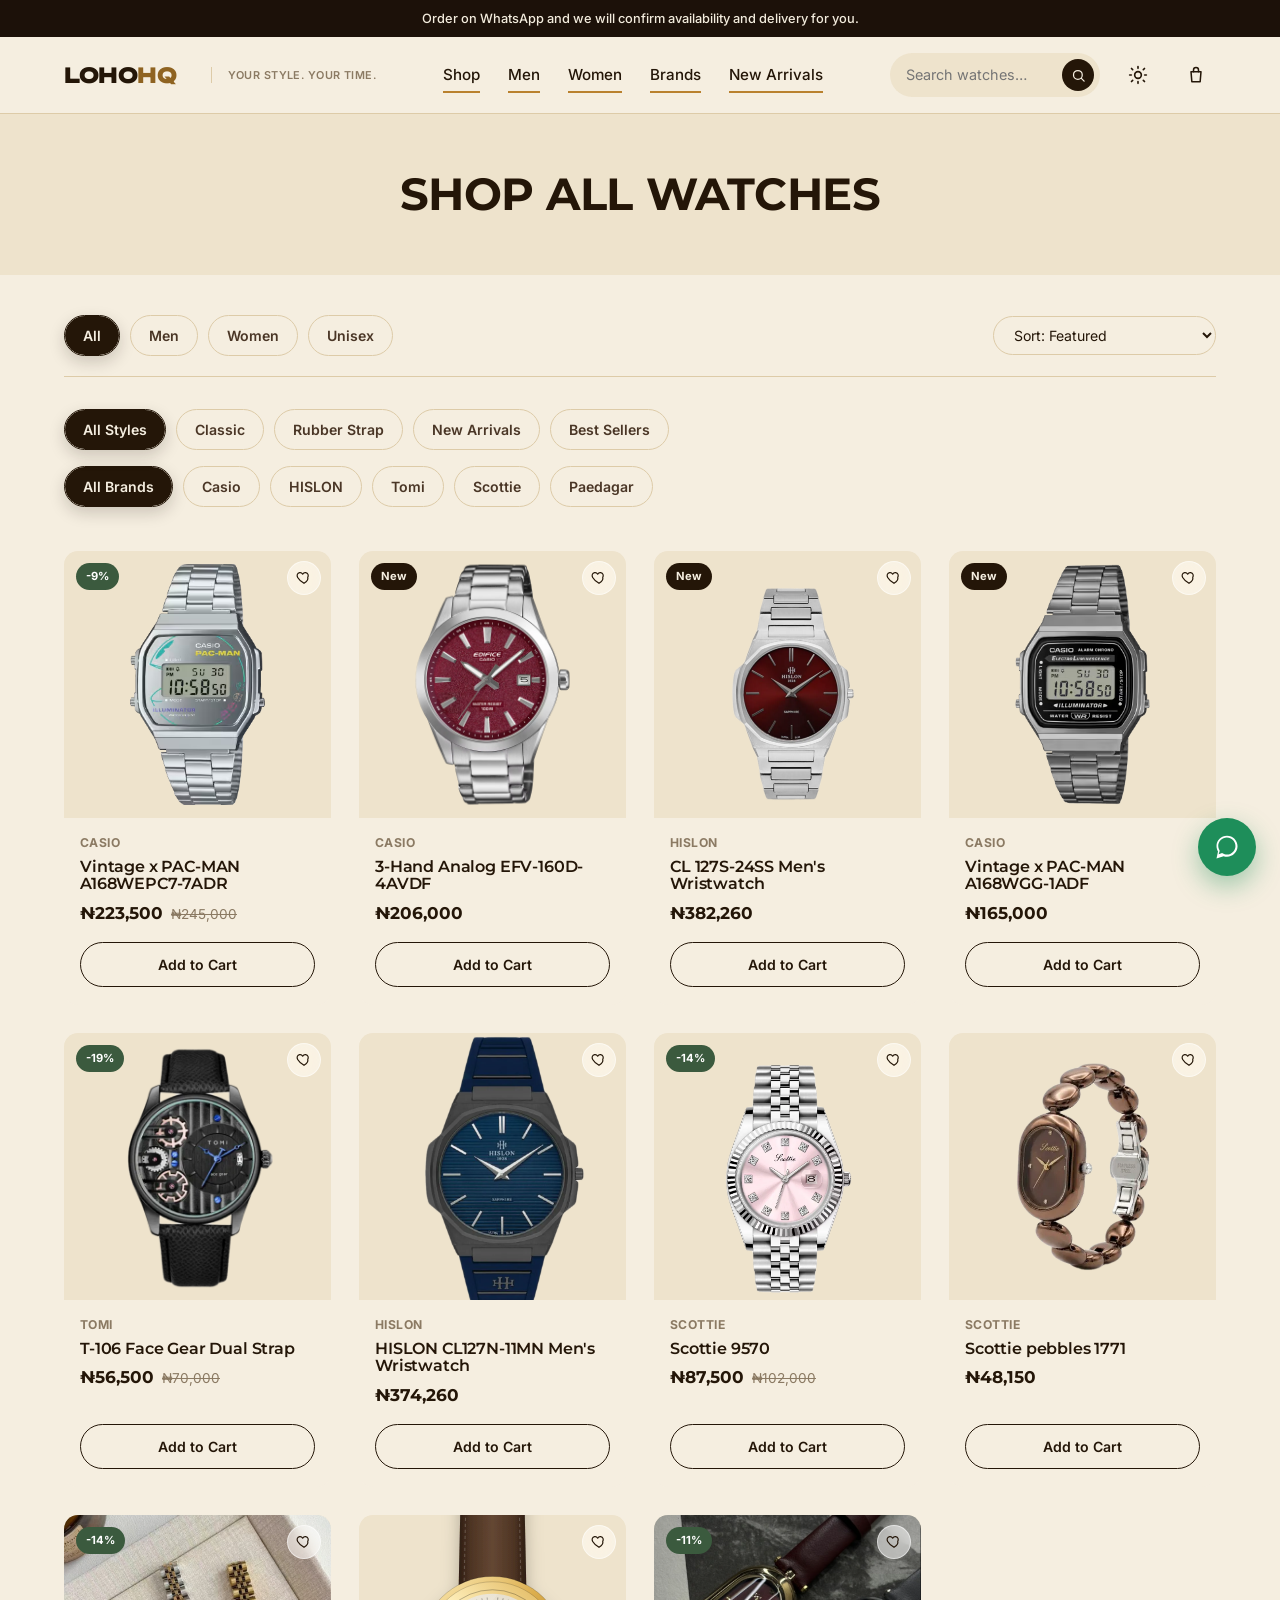
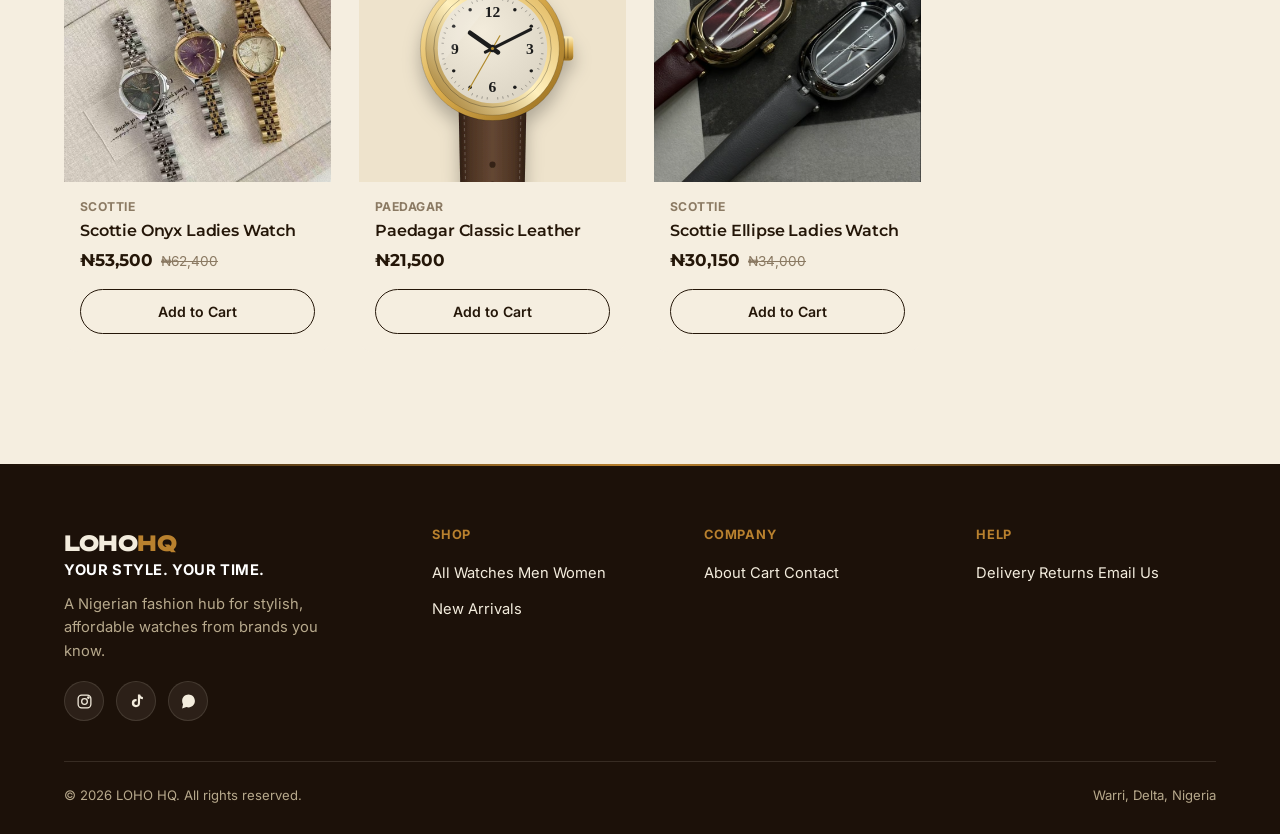
<file: shop.html>
<!DOCTYPE html>
<html lang="en">
<head>
<meta charset="UTF-8">
<script>(function(){try{if(localStorage.getItem("loho_theme")==="dark")document.documentElement.setAttribute("data-theme","dark");}catch(e){}})();</script>
<meta name="viewport" content="width=device-width, initial-scale=1">
<title>Shop All Watches — LOHO HQ</title>
<meta name="description" content="Browse affordable watches from Casio, Timo, Maturity, Paedagar and more at LOHO HQ. Filter by men, women, unisex, rubber strap, classic or new arrivals.">
<link rel="stylesheet" href="css/style.css">
</head>
<body>

<div class="announce" data-cfg="brand.announcement"></div>

<header class="site-header">
  <div class="wrap header-inner">
    <a href="index.html" class="logo">LOHO<span>HQ</span></a>
    <span class="logo-strap" data-cfg="brand.tagline"></span>
    <nav class="main-nav" id="mainNav">
      <a href="shop.html" data-page="shop.html">Shop</a>
      <a href="shop.html?gender=men" data-page="shop.html">Men</a>
      <a href="shop.html?gender=women" data-page="shop.html">Women</a>
      <a href="shop.html#brands" data-page="shop.html">Brands</a>
      <a href="shop.html?tag=new" data-page="shop.html">New Arrivals</a>
    </nav>
    <div class="header-actions">
      <form class="search-form" role="search">
        <input type="search" placeholder="Search watches…" aria-label="Search watches">
        <button type="submit" aria-label="Search"><svg viewBox="0 0 24 24" fill="none" stroke="currentColor" stroke-width="2" stroke-linecap="round"><circle cx="11" cy="11" r="7"/><line x1="21" y1="21" x2="16.65" y2="16.65"/></svg></button>
      </form>
      <button class="icon-btn theme-toggle" id="themeToggle" aria-label="Toggle dark mode">
        <svg class="icon-sun" viewBox="0 0 24 24" fill="none" stroke="currentColor" stroke-width="2" stroke-linecap="round" stroke-linejoin="round"><circle cx="12" cy="12" r="4"/><line x1="12" y1="2" x2="12" y2="4"/><line x1="12" y1="20" x2="12" y2="22"/><line x1="4.2" y1="4.2" x2="5.6" y2="5.6"/><line x1="18.4" y1="18.4" x2="19.8" y2="19.8"/><line x1="2" y1="12" x2="4" y2="12"/><line x1="20" y1="12" x2="22" y2="12"/><line x1="4.2" y1="19.8" x2="5.6" y2="18.4"/><line x1="18.4" y1="5.6" x2="19.8" y2="4.2"/></svg>
        <svg class="icon-moon" viewBox="0 0 24 24" fill="none" stroke="currentColor" stroke-width="2" stroke-linecap="round" stroke-linejoin="round"><path d="M21 12.8A9 9 0 1 1 11.2 3a7 7 0 0 0 9.8 9.8z"/></svg>
      </button>
      <a href="cart.html" class="icon-btn" aria-label="Cart">
        <svg viewBox="0 0 24 24" fill="none" stroke="currentColor" stroke-width="1.8" stroke-linecap="round" stroke-linejoin="round"><path d="M6 8h12l-1 12H7L6 8z"/><path d="M9 8V6a3 3 0 0 1 6 0v2"/></svg>
        <span class="cart-count" style="display:none;">0</span>
      </a>
      <button class="nav-toggle" id="navToggle" aria-label="Menu" aria-expanded="false">
        <svg viewBox="0 0 24 24" fill="none" stroke="currentColor" stroke-width="2" stroke-linecap="round"><line x1="3" y1="6" x2="21" y2="6"/><line x1="3" y1="12" x2="21" y2="12"/><line x1="3" y1="18" x2="21" y2="18"/></svg>
      </button>
    </div>
  </div>
</header>

<main>
  <div class="page-hero">
    <div class="wrap reveal in-view">
      <h1 id="shopTitle">Shop All Watches</h1>
    </div>
  </div>

  <section class="section" id="brands" style="padding-top:40px;">
    <div class="wrap">

      <div class="filter-bar">
        <div class="filter-pills" id="genderPills">
          <button class="filter-pill active" data-gender="">All</button>
          <button class="filter-pill" data-gender="men">Men</button>
          <button class="filter-pill" data-gender="women">Women</button>
          <button class="filter-pill" data-gender="unisex">Unisex</button>
        </div>
        <select class="sort-select" id="sortSelect">
          <option value="featured">Sort: Featured</option>
          <option value="new">Sort: Newest</option>
          <option value="low">Sort: Price — Low to High</option>
          <option value="high">Sort: Price — High to Low</option>
        </select>
      </div>

      <div class="filter-bar" style="border-bottom:none; margin-bottom:24px;">
        <div class="filter-pills" id="tagPills">
          <button class="filter-pill active" data-tag="">All Styles</button>
          <button class="filter-pill" data-tag="classic">Classic</button>
          <button class="filter-pill" data-strap="rubber">Rubber Strap</button>
          <button class="filter-pill" data-tag="new">New Arrivals</button>
          <button class="filter-pill" data-tag="bestseller">Best Sellers</button>
        </div>
        <div class="filter-pills" id="brandPills"></div>
      </div>

      <div class="product-grid reveal-stagger" id="shopGrid"></div>
    </div>
  </section>
</main>

<footer class="site-footer">
  <div class="wrap">
    <div class="footer-grid">
      <div class="footer-brand">
        <a href="index.html" class="logo">LOHO<span style="color:var(--gold)">HQ</span></a>
        <p data-cfg="brand.tagline" style="text-transform:uppercase; font-weight:700; letter-spacing:.04em; color:#fff; margin-bottom:10px;"></p>
        <p>A Nigerian fashion hub for stylish, affordable watches from brands you know.</p>
        <div class="social-row">
          <a data-cfg-href="instagram" target="_blank" rel="noopener" aria-label="Instagram"><svg viewBox="0 0 24 24" fill="none" stroke="currentColor" stroke-width="1.8"><rect x="3" y="3" width="18" height="18" rx="5"/><circle cx="12" cy="12" r="4"/><circle cx="17.5" cy="6.5" r="1"/></svg></a>
          <a data-cfg-href="tiktok" target="_blank" rel="noopener" aria-label="TikTok"><svg viewBox="0 0 24 24" fill="currentColor"><path d="M14 2h3.2c.2 1.7 1.3 3.2 3.8 3.5v3.2c-1.5 0-2.9-.4-4-1.1v6.6a5.8 5.8 0 1 1-5.8-5.8c.3 0 .6 0 .9.1v3.3a2.6 2.6 0 1 0 1.9 2.5V2z"/></svg></a>
          <a data-cfg-href="whatsapp" target="_blank" rel="noopener" aria-label="WhatsApp"><svg viewBox="0 0 32 32" fill="currentColor"><path d="M16.03 3C9.4 3 4 8.34 4 14.9c0 2.27.63 4.4 1.72 6.23L4 29l8.1-2.54a12.9 12.9 0 0 0 3.93.6c6.63 0 12.03-5.34 12.03-11.9C28.06 8.34 22.66 3 16.03 3z"/></svg></a>
        </div>
      </div>
      <div class="footer-col">
        <h4>Shop</h4>
        <a href="shop.html">All Watches</a>
        <a href="shop.html?gender=men">Men</a>
        <a href="shop.html?gender=women">Women</a>
        <a href="shop.html?tag=new">New Arrivals</a>
      </div>
      <div class="footer-col">
        <h4>Company</h4>
        <a href="index.html#about">About</a>
        <a href="cart.html">Cart</a>
        <a data-cfg-href="whatsapp" target="_blank" rel="noopener">Contact</a>
      </div>
      <div class="footer-col">
        <h4>Help</h4>
        <a data-cfg-href="whatsapp" target="_blank" rel="noopener">Delivery</a>
        <a data-cfg-href="whatsapp" target="_blank" rel="noopener">Returns</a>
        <a data-cfg-href="email">Email Us</a>
      </div>
    </div>
    <div class="footer-bottom">
      <span>© <span data-cfg-year></span> LOHO HQ. All rights reserved.</span>
      <span data-cfg="contact.address"></span>
    </div>
  </div>
</footer>

<a class="wa-float" data-cfg-href="whatsapp" target="_blank" rel="noopener" aria-label="Chat with LOHO HQ on WhatsApp">
  <svg viewBox="0 0 32 32" fill="currentColor"><path d="M16.03 3C9.4 3 4 8.34 4 14.9c0 2.27.63 4.4 1.72 6.23L4 29l8.1-2.54a12.9 12.9 0 0 0 3.93.6c6.63 0 12.03-5.34 12.03-11.9C28.06 8.34 22.66 3 16.03 3zm0 21.7c-1.9 0-3.68-.55-5.18-1.5l-.37-.22-4.06 1.27 1.3-3.9-.24-.4a9.63 9.63 0 0 1-1.5-5.05c0-5.33 4.4-9.65 9.85-9.65 5.44 0 9.85 4.32 9.85 9.65 0 5.33-4.4 9.8-9.65 9.8z"/></svg>
</a>

<script src="js/config.js"></script>
<script src="js/products.js"></script>
<script src="js/watch-art.js"></script>
<script src="js/cart.js"></script>
<script src="js/main.js"></script>
<script src="js/shop.js"></script>
</body>
</html>
</file>
<file: css/style.css>
/* =========================================================
   LOHO HQ — Stylesheet
   Sections: 1. Tokens  2. Reset  3. Base  4. Layout helpers
             5. Header  6. Hero  7. Product cards  8. Category grid
             9. Promo band  10. Bestsellers  11. Testimonials
             12. WhatsApp CTA  13. About  14. Footer
             15. Product page  16. Cart page  17. Toast/misc
             18. Responsive
   ========================================================= */

@import url('https://fonts.googleapis.com/css2?family=Unbounded:wght@700;800&family=Montserrat:wght@500;600;700;800&family=Inter:wght@400;500;600;700&display=swap');

/* ---------- 1. Tokens ----------
   Brand palette: a warm cream/espresso duotone (ORYZO-inspired). The
   toggle swaps which end is background vs text — cream+brown by default,
   brown+cream when switched — rather than a neutral light/dark scheme. */
:root{
  --ink:#241608;          /* espresso brown — primary text on the cream theme */
  --ink-soft:#4A3626;
  --paper:#F5EEE0;        /* milk/cream — primary background on the cream theme */
  --sand:#EEE3CC;
  --sand-line:#DDCBA8;
  --gold:#B9812E;
  --gold-deep:#8F6321;
  --forest:#3B5A3E;
  --forest-soft:#E6EBE2;
  --muted:#8B7A63;
  --danger:#A6433A;
  --onyx:#1C1109;         /* dedicated "always-dark" surface: footer, promo band, top bar, category overlays — stays dark espresso in both themes */
  --onyx-text:#F3ECDD;    /* fixed cream text for onyx surfaces — never flips with theme */
  --onyx-muted:#B7A98C;   /* fixed muted tan for onyx surfaces */
  --paper-rgb:245,238,224; /* used for the translucent header backdrop */

  --font-display:'Montserrat', sans-serif;
  --font-logo:'Unbounded', sans-serif;
  --font-body:'Inter', sans-serif;

  --radius-s:6px;
  --radius-m:14px;
  --radius-l:28px;
  --container:1280px;
  --gutter:clamp(20px, 5vw, 64px);

  --shadow-card: 0 1px 2px rgba(28,17,9,0.08);
  --ease: cubic-bezier(.22,.9,.32,1);
}

/* ---------- 1b. Dark mode: the inverse — espresso brown background, milk/cream text ---------- */
:root[data-theme="dark"]{
  --ink:#F5EEDD;
  --ink-soft:#D9CDB2;
  --paper:#22150A;
  --sand:#2C1C0E;
  --sand-line:#4A3520;
  --gold:#E3AD57;
  --gold-deep:#C6963A;
  --forest:#4F8058;
  --forest-soft:#22301F;
  --muted:#B8A98A;
  --danger:#E0817A;
  --onyx:#120B04;
  --paper-rgb:34,21,10;
}
:root[data-theme="dark"] body{ background:var(--paper); }
:root[data-theme="dark"] .card, :root[data-theme="dark"] .swatch{ box-shadow:0 1px 0 rgba(0,0,0,0.4); }
:root[data-theme="dark"] .hero, :root[data-theme="dark"] .bg-sand{ background:var(--sand); }

/* ---------- 2. Reset ---------- */
*,*::before,*::after{box-sizing:border-box;margin:0;padding:0;}
html{scroll-behavior:smooth;}
img{max-width:100%;display:block;}
a{color:inherit;text-decoration:none;}
button{font:inherit;cursor:pointer;border:none;background:none;color:inherit;}
input,select,textarea{font:inherit;color:inherit;}
ul{list-style:none;}

@media (prefers-reduced-motion: reduce){
  *{animation-duration:0.01ms !important; animation-iteration-count:1 !important; transition-duration:0.01ms !important; scroll-behavior:auto !important;}
}

:focus-visible{outline:2px solid var(--gold-deep); outline-offset:3px;}

/* ---------- 3. Base ---------- */
body{
  font-family:var(--font-body);
  color:var(--ink);
  background:var(--paper);
  line-height:1.5;
  -webkit-font-smoothing:antialiased;
}

h1,h2,h3,h4{
  font-family:var(--font-display);
  line-height:1.08;
  letter-spacing:-0.01em;
  font-weight:700;
}

.eyebrow{
  font-family:var(--font-body);
  font-weight:700;
  font-size:0.85rem;
  color:var(--gold-deep);
  letter-spacing:0.04em;
}

p.lede{color:var(--ink-soft); font-size:1.05rem; max-width:52ch;}

/* ---------- 4. Layout helpers ---------- */
.wrap{
  max-width:var(--container);
  margin-inline:auto;
  padding-inline:var(--gutter);
}
html , body {
  max-width: 100%;
  overflow-x: hidden;
}
.section{padding-block:clamp(56px, 9vw, 112px);}
.section-head{
  display:flex;
  align-items:flex-end;
  justify-content:space-between;
  gap:24px;
  margin-bottom:clamp(28px,4vw,48px);
  flex-wrap:wrap;
}
.section-head h2{font-size:clamp(1.8rem, 3.2vw, 2.6rem);}
.bg-sand{background:var(--sand);}
.bg-ink{background:var(--onyx); color:var(--onyx-text);}

.btn{
  display:inline-flex;
  align-items:center;
  justify-content:center;
  gap:8px;
  padding:14px 28px;
  border-radius:999px;
  font-weight:600;
  font-size:0.88rem;
  text-transform:uppercase;
  letter-spacing:0.03em;
  transition:transform .25s var(--ease), background .2s, color .2s, box-shadow .2s;
  white-space:nowrap;
}
.btn:active{ transform:translateY(0) scale(0.96); }
.btn.magnetic{ transition:transform .2s var(--ease), background .2s, color .2s, box-shadow .2s; }
.btn-primary{background:var(--ink); color:var(--paper);}
.btn-primary:hover{background:var(--gold-deep); transform:translateY(-2px);}
.btn-outline{border:1.5px solid var(--ink); color:var(--ink);}
.btn-outline:hover{background:var(--ink); color:var(--paper); transform:translateY(-2px);}
.btn-gold{background:var(--gold); color:var(--onyx);}
.btn-gold:hover{background:var(--gold-deep); color:var(--paper); transform:translateY(-2px);}
.btn-wa{background:#1E8E5A; color:#fff;}
.btn-wa:hover{background:#166E44; transform:translateY(-2px);}
.btn-block{width:100%;}
.btn[disabled]{opacity:.5; cursor:not-allowed; transform:none !important;}
.btn.is-loading, .btn.is-success{ opacity:1; cursor:wait; }
.btn.is-success{ background:var(--forest) !important; cursor:default; }
.btn-spinner{
  width:15px; height:15px; border-radius:50%;
  border:2px solid rgba(255,255,255,0.35); border-top-color:#fff;
  display:inline-block; animation:btnSpin .7s linear infinite;
}
@keyframes btnSpin{ to{ transform:rotate(360deg); } }
@media (prefers-reduced-motion: reduce){ .btn-spinner{ animation:none; } }

.link-arrow{
  font-weight:600;
  border-bottom:1.5px solid var(--ink);
  padding-bottom:2px;
  transition:border-color .2s, color .2s;
}
.link-arrow:hover{color:var(--gold-deep); border-color:var(--gold-deep);}

/* ---------- 4b. Procedural watch art & announcement bar ---------- */
.art{ width:100%; height:100%; display:block; }
.announce{
  background:var(--onyx); color:var(--onyx-text);
  text-align:center; font-size:0.8rem; font-weight:500;
  padding:9px var(--gutter);
}
.announce a{text-decoration:underline; text-underline-offset:2px;}

/* ---------- 5. Header ---------- */
.site-header{
  position:sticky; top:0; z-index:50;
  background:rgba(var(--paper-rgb), 0.92);
  backdrop-filter:blur(10px);
  border-bottom:1px solid var(--sand-line);
}
.header-inner{
  display:flex; align-items:center; gap:32px;
  padding-block:16px;
}
.logo{
  font-family:var(--font-logo);
  font-weight:800;
  font-size:1.3rem;
  letter-spacing:-0.02em;
  flex-shrink:0;
}
.logo span{color:var(--gold-deep);}

.main-nav{display:flex; gap:28px; margin-inline:auto;}
.logo-strap{
  font-size:0.68rem; font-weight:600; letter-spacing:.04em;
  color:var(--muted); padding-left:16px; margin-left:2px;
  border-left:1px solid var(--sand-line); white-space:nowrap;
}
@media (max-width: 1080px){ .logo-strap{display:none;} }
.main-nav a{
  font-weight:500; font-size:0.95rem; color:var(--ink-soft);
  transition:color .2s;
  position:relative;
}
.main-nav a:hover, .main-nav a.active{color:var(--ink);}
.main-nav a.active::after{
  content:""; position:absolute; left:0; right:0; bottom:-6px; height:2px; background:var(--gold);
}

.header-actions{display:flex; align-items:center; gap:18px;}
.icon-btn{
  width:40px; height:40px; display:flex; align-items:center; justify-content:center;
  border-radius:50%; transition:background .2s; position:relative;
}
.icon-btn:hover{background:var(--sand);}
.icon-btn:active{transform:scale(0.9);}
.icon-btn svg{width:20px; height:20px;}
.theme-toggle .icon-moon{display:none;}
:root[data-theme="dark"] .theme-toggle .icon-sun{display:none;}
:root[data-theme="dark"] .theme-toggle .icon-moon{display:block;}
.cart-count{
  position:absolute; top:-2px; right:-2px;
  background:var(--gold-deep); color:#fff;
  font-size:0.65rem; font-weight:700;
  width:17px; height:17px; border-radius:50%;
  display:flex; align-items:center; justify-content:center;
  box-shadow:0 0 0 2px var(--paper), 0 2px 6px rgba(0,0,0,0.25);
  transition:transform .3s var(--ease);
}
.cart-count.bump{ animation:cartBump .4s var(--ease); }
@keyframes cartBump{ 0%{transform:scale(1);} 40%{transform:scale(1.5);} 100%{transform:scale(1);} }
.search-form{display:flex; align-items:center; gap:6px; background:var(--sand); border-radius:999px; padding:6px 6px 6px 16px; transition:box-shadow .2s;}
.search-form:focus-within{ box-shadow:0 0 0 3px rgba(185,129,46,0.15); }
.search-form input{background:none; border:none; width:150px; font-size:0.9rem;}
.search-form input:focus{outline:none;}
.search-form button{width:32px;height:32px;border-radius:50%;display:flex;align-items:center;justify-content:center;background:var(--ink); color:var(--paper);}
.search-form button svg{width:15px;height:15px;}

.nav-toggle{display:none; width:40px; height:40px; align-items:center; justify-content:center;}
.nav-toggle svg{width:22px;height:22px;}

/* ---------- 6. Hero ---------- */
.hero{
  position:relative;
  overflow:hidden;
  background:var(--sand);
}
.hero-grid{
  display:grid;
  grid-template-columns:1fr 1fr;
  align-items:center;
  gap:40px;
  min-height:calc(100vh - 73px);
  padding-block:48px;
}
.hero-copy{max-width:520px;}
.hero-copy .eyebrow{display:inline-block; margin-bottom:18px;}
.hero-copy h1{
  font-size:clamp(2.6rem, 6vw, 4.4rem);
  text-transform:uppercase;
  margin-bottom:20px;
}
.hero-copy h1 em{
  font-style:normal;
  color:var(--gold-deep);
}
.hero-copy p{
  font-size:1.1rem; color:var(--ink-soft); margin-bottom:32px; max-width:44ch;
}
.hero-actions{display:flex; gap:16px; flex-wrap:wrap;}

.hero-visual{
  position:relative;
  display:flex; align-items:center; justify-content:center;
}
.hero-visual .art-frame{
  width:100%; max-width:440px;
  opacity:0;
  transform:translateY(24px) scale(.97);
  animation: heroReveal .9s var(--ease) .15s forwards;
  filter:drop-shadow(0 30px 40px rgba(22,23,26,0.16));
}
.hero-visual .art-frame img,
.hero-visual .art-frame .art{width:100%; height:auto;}
.price-chip{
  position:absolute;
  bottom:12%; left:6%;
  background:var(--paper);
  border-radius:var(--radius-m);
  padding:14px 20px;
  box-shadow:0 12px 30px rgba(22,23,26,0.12);
  opacity:0;
  transform:translateY(14px);
  animation: chipReveal .7s var(--ease) .7s forwards;
}
.price-chip .from{font-size:0.7rem; color:var(--muted); text-transform:uppercase; letter-spacing:.04em;}
.price-chip .amt{font-family:var(--font-display); font-weight:700; font-size:1.3rem; color:var(--gold-deep);}
.hero-badge{
  position:absolute; top:8%; right:2%;
  background:var(--ink); color:var(--paper);
  border-radius:50%;
  width:104px; height:104px;
  display:flex; align-items:center; justify-content:center;
  text-align:center;
  font-family:var(--font-display); font-size:0.72rem; font-weight:700; line-height:1.25;
  transform:rotate(8deg);
  opacity:0;
  animation: chipReveal .7s var(--ease) .9s forwards;
}

@keyframes heroReveal{ to{opacity:1; transform:translateY(0) scale(1);} }
@keyframes chipReveal{ to{opacity:1; transform:translateY(0);} }

/* ---------- 6b. Cinematic video hero ---------- */
.hero--cinematic{
  position:relative;
  height:100svh;
  min-height:560px;
  max-height:960px;
  overflow:hidden;
  background:#0A0A09;
  display:flex;
  align-items:flex-end;
}
.hero-media{
  position:absolute; inset:0;
  will-change:transform;
}
.hero-media video{
  width:100%; height:100%;
  object-fit:cover;
  object-position:center 40%;
  display:block;
}
.hero-scrim{
  position:absolute; inset:0;
  background:
    linear-gradient(0deg, rgba(6,6,5,0.88) 0%, rgba(6,6,5,0.35) 42%, rgba(6,6,5,0.12) 68%, rgba(6,6,5,0.35) 100%),
    linear-gradient(90deg, rgba(6,6,5,0.55) 0%, rgba(6,6,5,0.05) 55%);
}
.hero-cinematic-content{
  position:relative; z-index:2;
  padding-bottom:clamp(56px, 8vw, 96px);
  color:#F3ECDD;
  max-width:640px;
}
.hero-cinematic-content .eyebrow{
  color:var(--gold);
  display:inline-flex; align-items:center; gap:10px;
  margin-bottom:18px;
  opacity:0; transform:translateY(14px);
  animation:cinematicReveal .8s var(--ease) .3s forwards;
}
.hero-cinematic-content .eyebrow::before{
  content:""; width:28px; height:1.5px; background:var(--gold); display:inline-block;
}
.hero-cinematic-content h1{
  font-size:clamp(2.6rem, 6.4vw, 4.8rem);
  font-weight:800;
  text-transform:uppercase;
  line-height:1.02;
  letter-spacing:-0.01em;
  color:#FAF3E4;
  margin-bottom:20px;
  text-shadow:
    2px 2px 0 rgba(20,12,5,0.35),
    4px 4px 0 rgba(20,12,5,0.22),
    6px 6px 16px rgba(0,0,0,0.35);
  opacity:0; transform:translateY(22px);
  animation:cinematicReveal .9s var(--ease) .5s forwards;
}
.hero-cinematic-content h1 em{ font-style:normal; color:var(--gold); }
.hero-cinematic-content p{
  font-family:var(--font-display); font-weight:500;
  font-size:1.12rem; line-height:1.5; color:#D9CDB2; max-width:44ch; margin-bottom:32px;
  opacity:0; transform:translateY(18px);
  animation:cinematicReveal .9s var(--ease) .7s forwards;
}
.hero-cinematic-content .hero-actions{
  opacity:0; transform:translateY(16px);
  animation:cinematicReveal .9s var(--ease) .9s forwards;
}
.hero-cinematic-content .btn-outline{ border-color:#F3ECDD; color:#F3ECDD; }
.hero-cinematic-content .btn-outline:hover{ background:#F3ECDD; color:var(--onyx); }
@keyframes cinematicReveal{ to{ opacity:1; transform:translateY(0); } }

.hero-glass-row{
  position:absolute; z-index:2; top:clamp(80px,14vh,140px); right:var(--gutter);
  display:flex; flex-direction:column; gap:14px; align-items:flex-end;
}
.glass-chip{
  background:rgba(255,255,255,0.1);
  backdrop-filter:blur(14px) saturate(140%);
  -webkit-backdrop-filter:blur(14px) saturate(140%);
  border:1px solid rgba(255,255,255,0.18);
  border-radius:var(--radius-m);
  padding:14px 20px;
  color:#F3ECDD;
  text-align:right;
  opacity:0; transform:translateY(-14px);
  animation:cinematicReveal .8s var(--ease) 1.05s forwards;
}
.glass-chip .from{ font-size:0.7rem; text-transform:uppercase; letter-spacing:.05em; color:#C2B393; display:block; }
.glass-chip .amt{ font-family:var(--font-display); font-weight:700; font-size:1.25rem; color:var(--gold); }
.glass-chip.badge{
  border-radius:999px; padding:10px 18px; font-size:0.78rem; font-weight:600;
  animation-delay:1.2s;
}

.hero-scrollcue{
  position:absolute; z-index:2; bottom:28px; left:50%; transform:translateX(-50%);
  display:flex; flex-direction:column; align-items:center; gap:8px;
  color:#D9CDB2; font-size:0.7rem; letter-spacing:.08em; text-transform:uppercase;
  opacity:0; animation:cinematicReveal .8s var(--ease) 1.3s forwards;
}
.hero-scrollcue .line{
  width:1px; height:34px; background:linear-gradient(#F3ECDD, transparent);
  animation:scrollcue 1.8s ease-in-out infinite;
}
@keyframes scrollcue{ 0%,100%{ transform:scaleY(1); opacity:1; } 50%{ transform:scaleY(0.5); opacity:.4; } }

@media (prefers-reduced-motion: reduce){
  .hero-cinematic-content *, .glass-chip, .hero-scrollcue{ animation:none !important; opacity:1 !important; transform:none !important; }
  .hero-scrollcue .line{ animation:none; }
}
@media (max-width:860px){
  .hero-glass-row{ display:none; }
  .hero--cinematic{ align-items:flex-end; }
}

/* ---------- 6c. Scroll-reveal utility (used across every section) ---------- */
.reveal{
  opacity:0; transform:translateY(28px);
  transition:opacity .7s var(--ease), transform .7s var(--ease);
}
.reveal.in-view{ opacity:1; transform:translateY(0); }
.reveal-stagger > *{
  opacity:0; transform:translateY(24px);
  transition:opacity .6s var(--ease), transform .6s var(--ease);
}
.reveal-stagger.in-view > *{ opacity:1; transform:translateY(0); }
.reveal-stagger.in-view > *:nth-child(1){ transition-delay:.03s; }
.reveal-stagger.in-view > *:nth-child(2){ transition-delay:.09s; }
.reveal-stagger.in-view > *:nth-child(3){ transition-delay:.15s; }
.reveal-stagger.in-view > *:nth-child(4){ transition-delay:.21s; }
.reveal-stagger.in-view > *:nth-child(5){ transition-delay:.27s; }
.reveal-stagger.in-view > *:nth-child(6){ transition-delay:.33s; }
.reveal-stagger.in-view > *:nth-child(n+7){ transition-delay:.36s; }
@media (prefers-reduced-motion: reduce){
  .reveal, .reveal-stagger > *{ opacity:1 !important; transform:none !important; transition:none !important; }
}

/* ---------- 6d. 3D tilt (product cards, category tiles) ---------- */
.tilt{ transform-style:preserve-3d; will-change:transform; }
@media (prefers-reduced-motion: reduce){ .tilt{ transform:none !important; } }

/* ---------- 6e. Lifestyle / worn-well gallery ---------- */
.lifestyle-gallery{
  display:flex; gap:20px; overflow-x:auto; scroll-snap-type:x mandatory;
  padding-bottom:14px; margin:0 calc(var(--gutter) * -1); padding-inline:var(--gutter);
  scrollbar-width:thin;
}
.lifestyle-gallery::-webkit-scrollbar{ height:6px; }
.lifestyle-gallery::-webkit-scrollbar-thumb{ background:var(--sand-line); border-radius:99px; }
.lifestyle-card{
  position:relative; flex:0 0 auto;
  width:min(72vw, 300px); aspect-ratio:3/4;
  border-radius:var(--radius-m); overflow:hidden;
  scroll-snap-align:start;
  transform:translateY(10px);
}
.lifestyle-card img{
  width:100%; height:100%; object-fit:cover;
  transition:transform .6s var(--ease);
}
.lifestyle-card:hover img{ transform:scale(1.06); }
.lifestyle-card .scrim{
  position:absolute; inset:0;
  background:linear-gradient(0deg, rgba(10,10,9,0.75) 0%, rgba(10,10,9,0) 45%);
}
.lifestyle-card .cap{
  position:absolute; left:16px; right:16px; bottom:16px; z-index:1;
  color:#F3ECDD; font-family:var(--font-display); font-weight:600; font-size:1rem;
}
.lifestyle-card:nth-child(even){ transform:translateY(-6px); }

/* ---------- 6f. Animated stat counters ---------- */
.stat-num{ font-variant-numeric:tabular-nums; }

/* ---------- 7. Product cards ---------- */
.product-grid{
  display:grid;
  grid-template-columns:repeat(4, 1fr);
  gap:28px;
}
.card{
  display:flex; flex-direction:column;
  background:var(--paper);
  border-radius:var(--radius-m);
  overflow:hidden;
  transition:transform .3s var(--ease), box-shadow .3s var(--ease);
}
.card:hover{ box-shadow:0 20px 44px rgba(28,17,9,0.14), 0 0 0 1px rgba(185,129,46,0.18); transform:translateY(-4px); }
.card-media{
  position:relative;
  aspect-ratio:1/1;
  background:var(--sand);
  overflow:hidden;
}
.card-media .media-a, .card-media .media-b{
  position:absolute; inset:0;
  width:100%; height:100%; object-fit:cover;
  transition:opacity .55s var(--ease), transform .55s var(--ease);
}
.card-media .media-b{ opacity:0; }
.card:hover .card-media.has-second .media-a{ opacity:0; transform:scale(1.04); }
.card:hover .card-media.has-second .media-b{ opacity:1; transform:scale(1.04); }
.card-media:not(.has-second) .media-a{ transition:transform .55s var(--ease); }
.card:hover .card-media:not(.has-second) .media-a{ transform:scale(1.06); }
.tag{
  position:absolute; top:12px; left:12px;
  background:var(--forest); color:#fff;
  font-size:0.7rem; font-weight:700;
  padding:5px 10px; border-radius:999px;
}
.tag.new{background:var(--ink); color:var(--paper);}
.wish-btn{
  position:absolute; top:10px; right:10px;
  width:34px; height:34px; border-radius:50%;
  background:rgba(255,255,255,0.55);
  backdrop-filter:blur(8px) saturate(160%);
  -webkit-backdrop-filter:blur(8px) saturate(160%);
  border:1px solid rgba(255,255,255,0.5);
  display:flex; align-items:center; justify-content:center;
  transition:background .25s, transform .2s var(--ease), box-shadow .25s;
}
.wish-btn svg{width:16px;height:16px;}
.wish-btn:hover{background:rgba(255,255,255,0.85); transform:scale(1.08); box-shadow:0 6px 16px rgba(28,17,9,0.18);}
.wish-btn.active svg{fill:var(--danger); stroke:var(--danger);}

.card-body{padding:16px 16px 18px; display:flex; flex-direction:column; gap:6px; flex:1;}
.card-brand{font-size:0.76rem; font-weight:700; text-transform:uppercase; letter-spacing:.04em; color:var(--muted);}
.card-name{font-weight:600; font-size:1rem;}
.card-name a{transition:color .2s;}
.card-name a:hover{color:var(--gold-deep);}
.card-price{display:flex; align-items:baseline; gap:8px; margin-top:2px;}
.price-now{font-family:var(--font-display); font-weight:700; font-size:1.05rem;}
.price-was{font-size:0.85rem; color:var(--muted); text-decoration:line-through;}
.card-foot{margin-top:auto; padding-top:10px;}
.add-btn{
  width:100%; padding:11px; border-radius:999px;
  border:1.5px solid var(--ink); font-weight:600; font-size:0.88rem;
  transition:background .2s, color .2s, transform .15s var(--ease);
}
.add-btn:active{ transform:scale(0.96); }
.add-btn:hover{background:var(--ink); color:var(--paper);}
.add-btn.added{background:var(--forest); border-color:var(--forest); color:#fff;}

/* ---------- 8. Category bento ---------- */
.cat-bento{
  display:grid;
  grid-template-columns:repeat(4, 1fr);
  grid-auto-rows:150px;
  gap:20px;
}
.cat-tile{
  position:relative;
  border-radius:18px;
  overflow:hidden;
  background:var(--onyx);
  display:flex; align-items:flex-end;
  padding:22px;
  transition:transform .35s var(--ease), box-shadow .35s var(--ease);
}
.cat-tile:hover{transform:translateY(-6px); box-shadow:0 22px 44px rgba(28,17,9,0.28);}
.cat-tile img, .cat-tile svg.art{position:absolute; inset:0; width:100%; height:100%; object-fit:cover; opacity:0.88; transition:transform .5s var(--ease);}
.cat-tile:hover img, .cat-tile:hover svg.art{transform:scale(1.07);}
.cat-tile::after{
  content:"";
  position:absolute; inset:0;
  background:linear-gradient(0deg, rgba(18,11,4,0.92) 0%, rgba(18,11,4,0.35) 45%, rgba(18,11,4,0.05) 75%);
  transition:background .35s var(--ease);
}
.cat-tile:hover::after{ background:linear-gradient(0deg, rgba(18,11,4,0.96) 0%, rgba(18,11,4,0.5) 50%, rgba(18,11,4,0.1) 78%); }
.about-visual svg.art{max-width:280px;}
.cat-tile span{
  position:relative; z-index:1; color:var(--onyx-text);
  font-family:var(--font-display); font-weight:700; font-size:1.15rem;
  display:flex; flex-direction:column; gap:6px;
  transition:transform .35s var(--ease);
}
.cat-tile span::before{
  content:""; display:block; width:22px; height:2px; background:var(--gold);
  transform:scaleX(0); transform-origin:left; transition:transform .35s var(--ease) .05s;
}
.cat-tile:hover span::before{ transform:scaleX(1); }
.cat-tile:hover span{ transform:translateY(-2px); }
.cat-tile.large{grid-column:span 2; grid-row:span 2;}
.cat-tile.large span{font-size:1.6rem;}
.cat-tile.tall{grid-row:span 2;}

/* ---------- 9. Promo band ---------- */
.promo{
  text-align:center;
  padding-block:clamp(64px,10vw,120px);
}
.promo h2{
  font-size:clamp(2rem, 5vw, 3.4rem);
  color:var(--gold);
  max-width:16ch;
  margin-inline:auto;
  text-transform:uppercase;
  text-shadow:
    2px 2px 0 rgba(0,0,0,0.4),
    4px 4px 0 rgba(0,0,0,0.22),
    0 0 32px rgba(227,173,87,0.28);
}
.promo p{
  margin:20px auto 0;
  max-width:48ch;
  color:#D8D6CE;
  font-size:1.05rem;
}

/* ---------- 10. Bestsellers carousel ---------- */
.carousel{
  display:flex; gap:22px;
  overflow-x:auto;
  scroll-snap-type:x mandatory;
  padding-bottom:12px;
  scrollbar-width:thin;
}
.carousel::-webkit-scrollbar{height:6px;}
.carousel::-webkit-scrollbar-thumb{background:var(--sand-line); border-radius:99px;}
.carousel .card{min-width:260px; scroll-snap-align:start;}
.carousel-controls{display:flex; gap:10px;}
.carousel-controls button{
  width:42px; height:42px; border-radius:50%; border:1.5px solid var(--ink);
  display:flex; align-items:center; justify-content:center;
  transition:background .2s, color .2s;
}
.carousel-controls button:hover{background:var(--ink); color:var(--paper);}
.carousel-controls svg{width:16px;height:16px;}

/* ---------- 11. Testimonials ---------- */
.testi-wrap{
  display:grid;
  grid-template-columns:repeat(3,1fr);
  gap:24px;
}
.testi{
  position:relative;
  min-height:380px;
  background-size:cover; background-position:center;
  border-radius:var(--radius-m);
  padding:28px;
  display:flex; flex-direction:column; gap:16px; justify-content:flex-end;
  overflow:hidden;
  transition:transform .35s var(--ease), box-shadow .35s var(--ease);
}
.testi:hover{ transform:translateY(-6px); box-shadow:0 24px 48px rgba(28,17,9,0.32); }
.testi:hover .testi-scrim{ background:linear-gradient(0deg, rgba(15,9,4,0.94) 0%, rgba(15,9,4,0.6) 55%, rgba(15,9,4,0.15) 100%); }
.testi:nth-child(2){margin-top:18px;}
.testi-scrim{
  position:absolute; inset:0; z-index:0;
  background:linear-gradient(0deg, rgba(15,9,4,0.88) 0%, rgba(15,9,4,0.45) 55%, rgba(15,9,4,0.05) 100%);
  transition:background .35s var(--ease);
}
.testi .stars, .testi p, .testi-author{ position:relative; z-index:1; }
.stars{display:flex; gap:3px; color:var(--gold);}
.stars svg{width:16px;height:16px;}
.testi p{font-size:0.98rem; color:#F3ECDD; line-height:1.55;}
.testi-author{display:flex; align-items:center; gap:10px; margin-top:auto;}
.avatar{
  width:38px; height:38px; border-radius:50%;
  background:rgba(243,236,221,0.15); color:#F3ECDD;
  border:1px solid rgba(243,236,221,0.3);
  backdrop-filter:blur(6px);
  display:flex; align-items:center; justify-content:center;
  font-family:var(--font-display); font-size:0.8rem; font-weight:700;
}
.testi-author .who{font-weight:600; font-size:0.9rem; color:#F3ECDD;}
.testi-author .loc{font-size:0.78rem; color:#C2B393;}

/* ---------- 12. WhatsApp CTA ---------- */
.wa-band{
  background:var(--gold);
  color:var(--onyx);
  border-radius:var(--radius-l);
  padding:clamp(32px,5vw,56px);
  display:flex; align-items:center; justify-content:space-between;
  gap:32px; flex-wrap:wrap;
}
.wa-band h2{font-size:clamp(1.6rem,3.4vw,2.3rem); max-width:14ch;}
.wa-band p{margin-top:8px; color:rgba(28,17,9,0.72); max-width:40ch;}
.wa-band-actions{display:flex; align-items:center; gap:18px; flex-wrap:wrap;}
.phone-line{display:flex; align-items:center; gap:10px; font-weight:700;}
.phone-line svg{width:20px;height:20px;}

/* ---------- 13. About ---------- */
.about-grid{
  display:grid;
  grid-template-columns:0.9fr 1.1fr;
  gap:56px;
  align-items:center;
}
.about-visual{
  background:var(--sand);
  border-radius:var(--radius-l);
  aspect-ratio:4/5;
  overflow:hidden;
}
.about-visual img{ width:100%; height:100%; object-fit:cover; display:block; }
.about-visual svg.art{ padding:40px; box-sizing:border-box; }
.about-copy .eyebrow{margin-bottom:14px; display:block;}
.about-copy h2{font-size:clamp(1.8rem,3.4vw,2.6rem); margin-bottom:18px;}
.about-copy p{color:var(--ink-soft); margin-bottom:16px; max-width:56ch;}
.about-stats{display:flex; gap:36px; margin-top:28px;}
.about-stats div strong{display:block; font-family:var(--font-display); font-size:1.6rem;}
.about-stats div span{font-size:0.8rem; color:var(--muted);}

/* ---------- 14. Footer ---------- */
.site-footer{
  background:var(--onyx); color:var(--onyx-text); padding-block:64px 28px;
  position:relative;
}
.site-footer::before{
  content:""; position:absolute; top:0; left:0; right:0; height:2px;
  background:linear-gradient(90deg, transparent, var(--gold) 50%, transparent);
}
.footer-grid{
  display:grid; grid-template-columns:1.4fr 1fr 1fr 1fr;
  gap:32px; padding-bottom:40px; border-bottom:1px solid rgba(243,236,221,0.12);
}
.footer-brand .logo{color:var(--onyx-text); margin-bottom:14px;}
.footer-brand p{color:var(--onyx-muted); max-width:32ch; font-size:0.92rem; line-height:1.6;}
.footer-col h4{font-family:var(--font-body); font-size:0.8rem; font-weight:700; text-transform:uppercase; letter-spacing:.06em; margin-bottom:18px; color:var(--gold);}
.footer-col a{
  position:relative; display:inline-block; margin-bottom:12px; font-size:0.92rem;
  color:var(--onyx-text); transition:color .25s, transform .25s var(--ease);
}
.footer-col a::after{
  content:""; position:absolute; left:0; right:100%; bottom:-2px; height:1px;
  background:var(--gold); transition:right .3s var(--ease);
}
.footer-col a:hover{color:var(--gold); transform:translateX(3px);}
.footer-col a:hover::after{right:0;}
.social-row{display:flex; gap:12px; margin-top:18px;}
.social-row a{
  width:40px;height:40px;border-radius:50%;background:rgba(243,236,221,0.07);
  border:1px solid rgba(243,236,221,0.12);
  display:flex; align-items:center; justify-content:center;
  transition:background .25s, transform .25s var(--ease), border-color .25s, box-shadow .25s;
}
.social-row a:hover{background:var(--gold); color:var(--onyx); border-color:var(--gold); transform:translateY(-3px); box-shadow:0 8px 20px rgba(227,173,87,0.35);}
.social-row svg{width:17px;height:17px;}
.footer-bottom{
  display:flex; justify-content:space-between; align-items:center;
  padding-top:24px; font-size:0.82rem; color:var(--onyx-muted); flex-wrap:wrap; gap:8px;
}

/* ---------- 15. Product page ---------- */
.breadcrumb{font-size:0.85rem; color:var(--muted); margin-bottom:24px;}
.breadcrumb a:hover{color:var(--ink);}
.product-layout{
  display:grid;
  grid-template-columns:1fr 1fr;
  gap:56px;
}
.gallery-main{
  aspect-ratio:1/1;
  border-radius:var(--radius-m);
  background:var(--sand);
  overflow:hidden;
  margin-bottom:16px;
}
.gallery-main img{width:100%; height:100%; object-fit:cover;}
.gallery-thumbs{display:flex; gap:12px;}
.gallery-thumbs button{
  width:76px; height:76px; border-radius:var(--radius-s);
  overflow:hidden; background:var(--sand);
  border:2px solid transparent; transition:border-color .2s;
}
.gallery-thumbs button.active{border-color:var(--ink);}
.gallery-thumbs img{width:100%;height:100%;object-fit:cover;}

.pdp-info .card-brand{font-size:0.8rem;}
.pdp-info h1{font-size:clamp(1.8rem,3vw,2.3rem); margin:6px 0 12px;}
.pdp-price{display:flex; align-items:baseline; gap:12px; margin-bottom:18px;}
.pdp-price .price-now{font-size:1.7rem;}
.pdp-rating{display:flex; align-items:center; gap:8px; margin-bottom:20px; font-size:0.88rem; color:var(--muted);}
.pdp-rating .stars{color:var(--gold-deep);}
.pdp-desc{color:var(--ink-soft); margin-bottom:24px; max-width:56ch;}

.variant-block{margin-bottom:22px;}
.variant-label{font-size:0.85rem; font-weight:600; margin-bottom:10px; display:block;}
.swatches{display:flex; gap:10px; flex-wrap:wrap;}
.swatch{
  width:34px; height:34px; border-radius:50%;
  border:2px solid transparent; box-shadow:0 0 0 1px var(--sand-line);
  transition:box-shadow .2s, transform .2s;
}
.swatch.active{box-shadow:0 0 0 2px var(--ink); transform:scale(1.05);}
.strap-options{display:flex; gap:10px; flex-wrap:wrap;}
.strap-opt{
  padding:9px 16px; border-radius:999px; border:1.5px solid var(--sand-line);
  font-size:0.88rem; font-weight:500; transition:border-color .2s, background .2s;
}
.strap-opt.active{border-color:var(--ink); background:var(--ink); color:var(--paper);}

.qty-row{display:flex; align-items:center; gap:16px; margin-bottom:22px;}
.qty-control{display:flex; align-items:center; border:1.5px solid var(--sand-line); border-radius:999px;}
.qty-control button{transition:background .18s, transform .12s var(--ease);}
.qty-control button:hover{background:var(--sand);}
.qty-control button:active{transform:scale(0.88);}
.qty-control button{width:38px; height:38px; font-size:1.1rem;}
.qty-control span{width:32px; text-align:center; font-weight:600;}
.stock-note{font-size:0.85rem; color:var(--forest); font-weight:600;}

.pdp-actions{display:flex; gap:14px; flex-wrap:wrap; margin-bottom:28px;}
.pdp-actions .btn{flex:1; min-width:160px;}

.trust-row{display:flex; gap:16px; flex-wrap:wrap; padding-top:24px; border-top:1px solid var(--sand-line);}
.trust-item{
  display:flex; align-items:center; gap:10px; font-size:0.85rem; font-weight:600; color:var(--ink-soft);
  padding:10px 16px 10px 10px; border-radius:999px; background:var(--sand);
  transition:transform .25s var(--ease), box-shadow .25s var(--ease);
}
.trust-item:hover{ transform:translateY(-2px); box-shadow:0 10px 22px rgba(28,17,9,0.08); }
.trust-item .trust-icon{
  width:30px; height:30px; border-radius:50%; background:var(--forest-soft);
  display:flex; align-items:center; justify-content:center; flex-shrink:0;
}
.trust-item svg{width:16px;height:16px; color:var(--forest);}

.accordion{margin-top:36px; border-top:1px solid var(--sand-line);}
.accordion-item{border-bottom:1px solid var(--sand-line); transition:background .3s var(--ease);}
.accordion-item.open{ background:var(--sand); border-radius:var(--radius-s); }
.accordion-trigger{
  width:100%; display:flex; justify-content:space-between; align-items:center;
  padding:18px 16px; font-weight:600; text-align:left;
}
.accordion-item.open .accordion-trigger{ color:var(--gold-deep); }
.accordion-trigger .acc-icon{
  width:28px; height:28px; border-radius:50%; background:var(--sand);
  display:flex; align-items:center; justify-content:center; flex-shrink:0;
  transition:background .3s var(--ease), transform .3s var(--ease);
}
.accordion-item.open .acc-icon{ background:var(--gold); transform:rotate(45deg); }
.accordion-trigger .acc-icon svg{width:14px; height:14px; transition:color .3s;}
.accordion-item.open .acc-icon svg{ color:var(--onyx); }
.accordion-panel{max-height:0; overflow:hidden; transition:max-height .35s var(--ease);}
.accordion-panel p, .accordion-panel ul{padding:0 16px 18px; color:var(--ink-soft); font-size:0.92rem;}
.accordion-panel ul{padding-left:34px; list-style:disc;}

.related-strip{margin-top:80px;}

/* ---------- 16. Cart page ---------- */
.cart-layout{display:grid; grid-template-columns:1.6fr 1fr; gap:48px; align-items:flex-start;}
.cart-items{display:flex; flex-direction:column; gap:14px;}
.cart-row{
  display:grid; grid-template-columns:96px 1fr auto auto auto;
  gap:20px; align-items:center;
  padding:16px; border-radius:var(--radius-m);
  background:var(--paper);
  border:1px solid var(--sand-line);
  transition:box-shadow .25s var(--ease), transform .25s var(--ease), border-color .25s var(--ease);
}
.cart-row:hover{ box-shadow:0 10px 28px rgba(28,17,9,0.08); transform:translateY(-2px); border-color:transparent; }
.cart-row img{width:96px; height:96px; object-fit:cover; border-radius:var(--radius-s); background:var(--sand); border:1px solid var(--sand-line);}
.cart-row .art-frame{width:96px; height:96px; border-radius:var(--radius-s); overflow:hidden; background:var(--sand); border:1px solid var(--sand-line);}
.cart-row .name{font-weight:600;}
.cart-row .meta{font-size:0.82rem; color:var(--muted); margin-top:4px;}
.cart-row .qty-control{transform:scale(0.92); transform-origin:left;}
.cart-row .remove{
  width:32px; height:32px; border-radius:50%;
  display:flex; align-items:center; justify-content:center;
  color:var(--muted); transition:background .2s, color .2s;
}
.cart-row .remove:hover{ background:var(--sand); color:var(--danger); }
.cart-row .remove svg{ width:16px; height:16px; }
.cart-row .line-total{font-weight:700; font-family:var(--font-display); font-size:1rem; color:var(--gold-deep);}

.empty-cart{text-align:center; padding-block:80px;}
.empty-cart svg{width:64px;height:64px; margin-inline:auto 18px; color:var(--muted);}

.summary-card{
  background:var(--paper); border:1px solid var(--sand-line);
  border-radius:var(--radius-l); padding:30px;
  position:sticky; top:100px;
  box-shadow:0 20px 48px rgba(28,17,9,0.06);
}
.summary-card h3{
  font-family:var(--font-display); font-size:1.05rem; font-weight:700;
  margin-bottom:20px; padding-bottom:16px; border-bottom:1px solid var(--sand-line);
}
.summary-row{display:flex; justify-content:space-between; margin-bottom:12px; font-size:0.95rem; color:var(--ink-soft);}
.summary-row.total{
  font-weight:700; font-size:1.2rem; font-family:var(--font-display); color:var(--ink);
  padding-top:14px; border-top:1px solid var(--sand-line); margin-top:6px;
}
.summary-row.total span:last-child{ color:var(--gold-deep); }
.summary-card .btn{margin-top:18px;}
.summary-note{
  display:flex; align-items:center; gap:8px; margin-top:14px;
  font-size:0.78rem; color:var(--muted); text-align:center; justify-content:center;
}
.summary-note svg{ width:14px; height:14px; flex-shrink:0; }

.checkout-form{margin-top:24px; padding-top:24px; border-top:1px solid var(--sand-line); display:flex; flex-direction:column; gap:14px;}
.checkout-form .form-heading{ font-size:0.82rem; font-weight:700; text-transform:uppercase; letter-spacing:.04em; color:var(--muted); margin-bottom:-4px; }
.checkout-form input, .checkout-form textarea{
  padding:13px 15px; border-radius:var(--radius-s); border:1.5px solid var(--sand-line);
  background:var(--paper); color:var(--ink); width:100%;
  transition:border-color .2s, box-shadow .2s;
}
.checkout-form input:focus, .checkout-form textarea:focus{
  outline:none; border-color:var(--gold); box-shadow:0 0 0 3px rgba(185,129,46,0.15);
}
.checkout-form textarea{resize:vertical; min-height:70px;}
.checkout-form label{font-size:0.82rem; font-weight:600; margin-bottom:-6px;}

/* ---------- 17. Toast / misc ---------- */
.toast{
  position:fixed; bottom:24px; left:50%; transform:translateX(-50%) translateY(120%);
  background:var(--ink); color:var(--paper); padding:14px 24px; border-radius:999px;
  font-size:0.9rem; font-weight:600; z-index:100;
  transition:transform .35s var(--ease);
  display:flex; align-items:center; gap:10px;
}
.toast.show{transform:translateX(-50%) translateY(0);}
.toast svg{width:16px;height:16px; color:var(--gold);}

.wa-float{
  position:fixed; bottom:24px; right:24px; z-index:60;
  width:58px; height:58px; border-radius:50%;
  background:#1E8E5A; color:#fff;
  display:flex; align-items:center; justify-content:center;
  box-shadow:0 10px 26px rgba(30,142,90,0.4);
  transition:transform .25s var(--ease);
}
.wa-float:hover{transform:scale(1.07);}
.wa-float svg{width:28px; height:28px;}

.page-hero{
  background:var(--sand); padding-block:56px; text-align:center;
}
.page-hero h1{font-size:clamp(2rem,4vw,2.8rem); text-transform:uppercase;}

.filter-bar{
  display:flex; align-items:center; justify-content:space-between; flex-wrap:wrap; gap:16px;
  margin-bottom:32px; padding-bottom:20px; border-bottom:1px solid var(--sand-line);
}
.filter-pills{display:flex; gap:10px; flex-wrap:wrap;}
.filter-pill{
  position:relative;
  padding:9px 18px; border-radius:999px; border:1.5px solid var(--sand-line);
  font-size:0.88rem; font-weight:600; color:var(--ink-soft);
  overflow:hidden;
  transition:color .3s var(--ease), border-color .3s var(--ease), transform .15s var(--ease), box-shadow .3s var(--ease);
}
.filter-pill::before{
  content:"";
  position:absolute; inset:0;
  background:var(--ink);
  transform:scaleX(0); transform-origin:left;
  transition:transform .35s var(--ease);
  z-index:-1;
  border-radius:inherit;
}
.filter-pill:hover{ border-color:var(--ink); color:var(--paper); box-shadow:0 6px 16px rgba(28,17,9,0.14); transform:translateY(-1px); }
.filter-pill:hover::before{ transform:scaleX(1); }
.filter-pill.active{ border-color:var(--ink); color:var(--paper); box-shadow:0 6px 16px rgba(28,17,9,0.18); }
.filter-pill.active::before{ transform:scaleX(1); }
.filter-pill:active{ transform:scale(0.96); }
.sort-select{
  padding:9px 16px; border-radius:999px; border:1.5px solid var(--sand-line); font-size:0.88rem;
  background:var(--paper); color:var(--ink);
}

/* ---------- 18. Responsive ---------- */
@media (max-width: 1024px){
  .product-grid{grid-template-columns:repeat(3,1fr);}
  .cat-bento{grid-template-columns:repeat(3,1fr);}
  .about-grid, .product-layout, .cart-layout{grid-template-columns:1fr;}
  .about-visual{max-width:420px; margin-inline:auto;}
  .testi-wrap{grid-template-columns:1fr 1fr;}
  .testi:nth-child(2){transform:none;}
  .footer-grid{grid-template-columns:1fr 1fr;}
}

@media (max-width: 860px){
  .main-nav{
    position:fixed; inset:73px 0 0 0;
    background:rgba(var(--paper-rgb),0.72);
    backdrop-filter:blur(20px) saturate(160%);
    -webkit-backdrop-filter:blur(20px) saturate(160%);
    flex-direction:column; padding:32px var(--gutter); gap:22px;
    transform:translateX(100%); transition:transform .35s var(--ease);
    z-index:49;
  }
  .main-nav.open{transform:translateX(0);}
  .main-nav a{font-size:1.2rem;}
  .nav-toggle{display:flex;}
  .search-form{display:none;}
  .hero-grid{grid-template-columns:1fr; min-height:auto; padding-block:32px;}
  .hero-visual{order:-1;}
  .hero-copy{max-width:100%;}
}

@media (max-width: 680px){
  .product-grid{grid-template-columns:repeat(2,1fr);}
  .cat-bento{grid-template-columns:repeat(2,1fr); grid-auto-rows:130px;}
  .cat-tile.large{grid-column:span 2; grid-row:span 1;}
  .testi-wrap{grid-template-columns:1fr;}
  .footer-grid{grid-template-columns:1fr 1fr; gap:28px;}
  .wa-band{flex-direction:column; align-items:flex-start; text-align:left;}
  .cart-row{grid-template-columns:64px 1fr; grid-template-areas:"img name" "img meta" "img actions"; row-gap:6px;}
  .cart-row img{grid-area:img;}
  .cart-row .name{grid-area:name;}
  .cart-row .qty-control{grid-area:actions;}
  .cart-row .line-total{grid-area:name; justify-self:end;}
  .cart-row .remove{grid-area:meta; justify-self:end;}
}

@media (max-width: 480px){
  .product-grid{grid-template-columns:1fr 1fr; gap:16px;}
  .card-body{padding:12px;}
  .section{padding-block:44px;}
  .footer-grid{grid-template-columns:1fr; gap:24px;}
}
</file>
